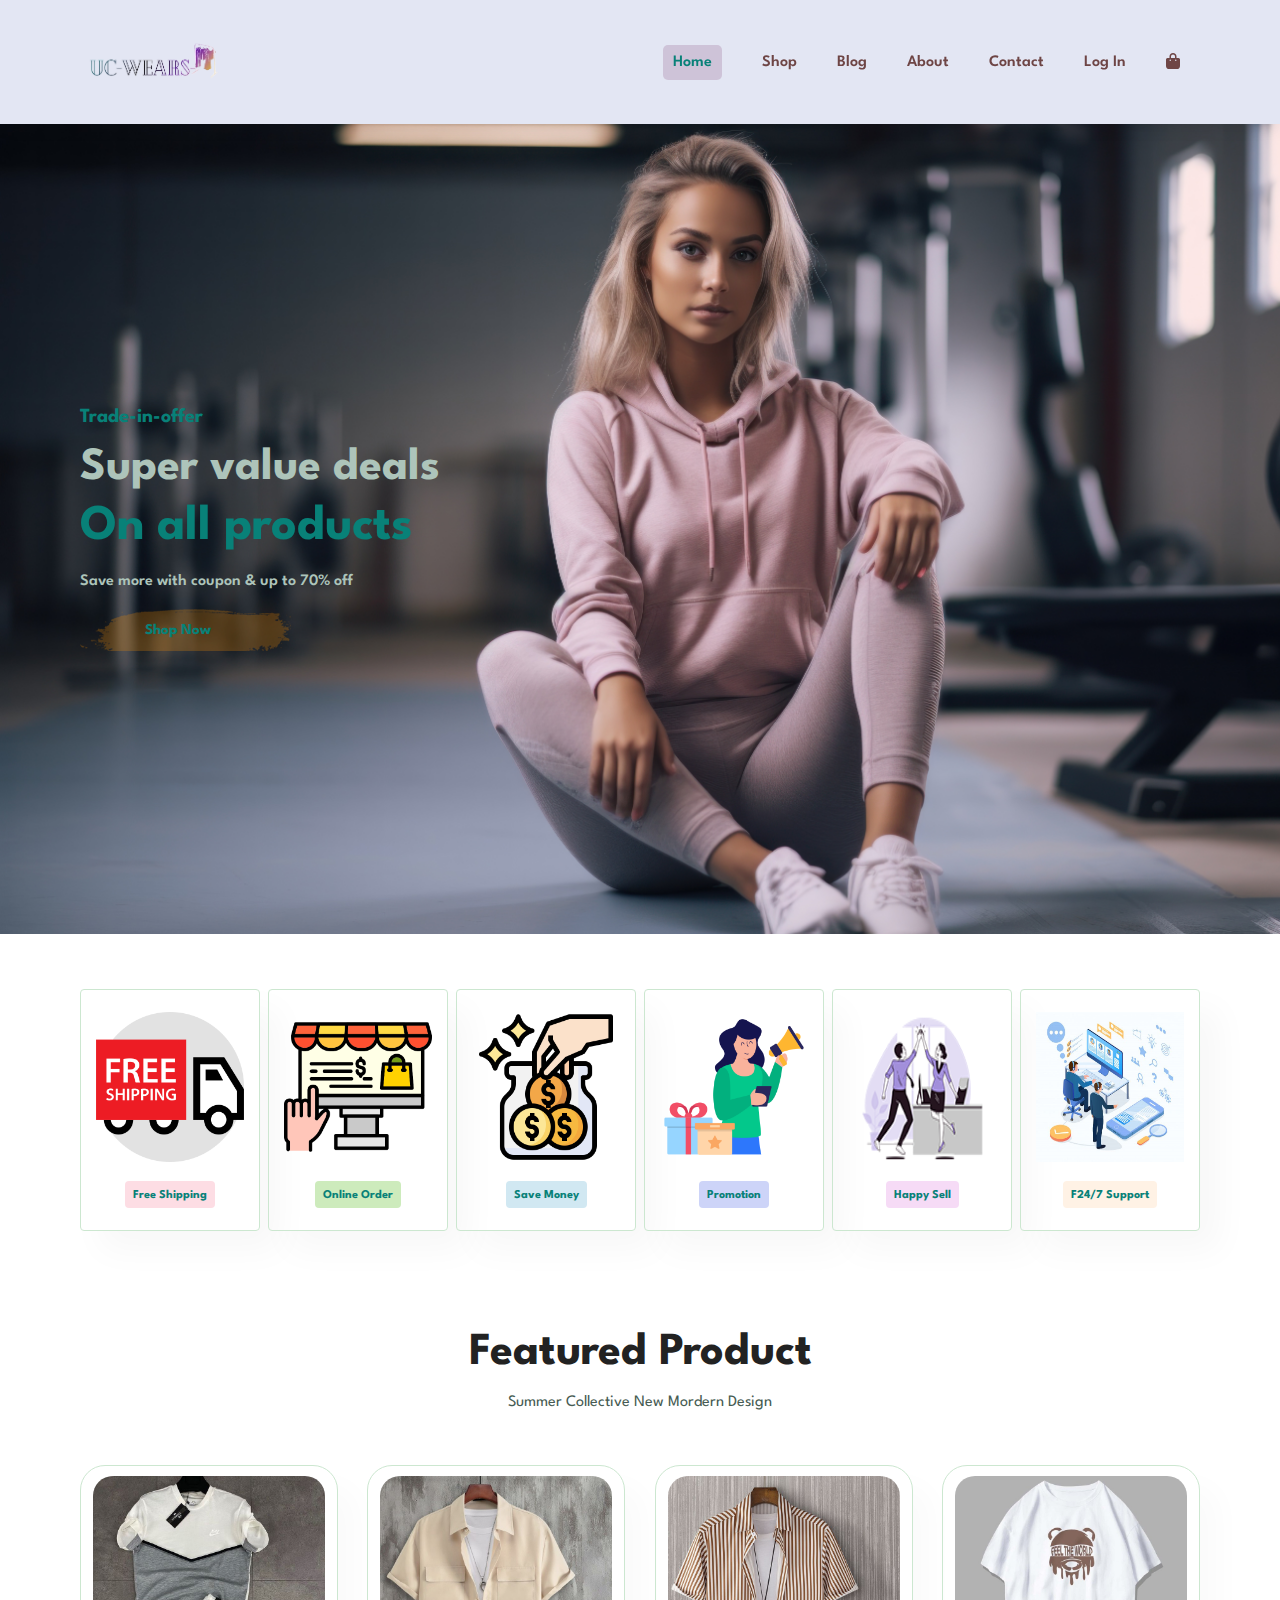
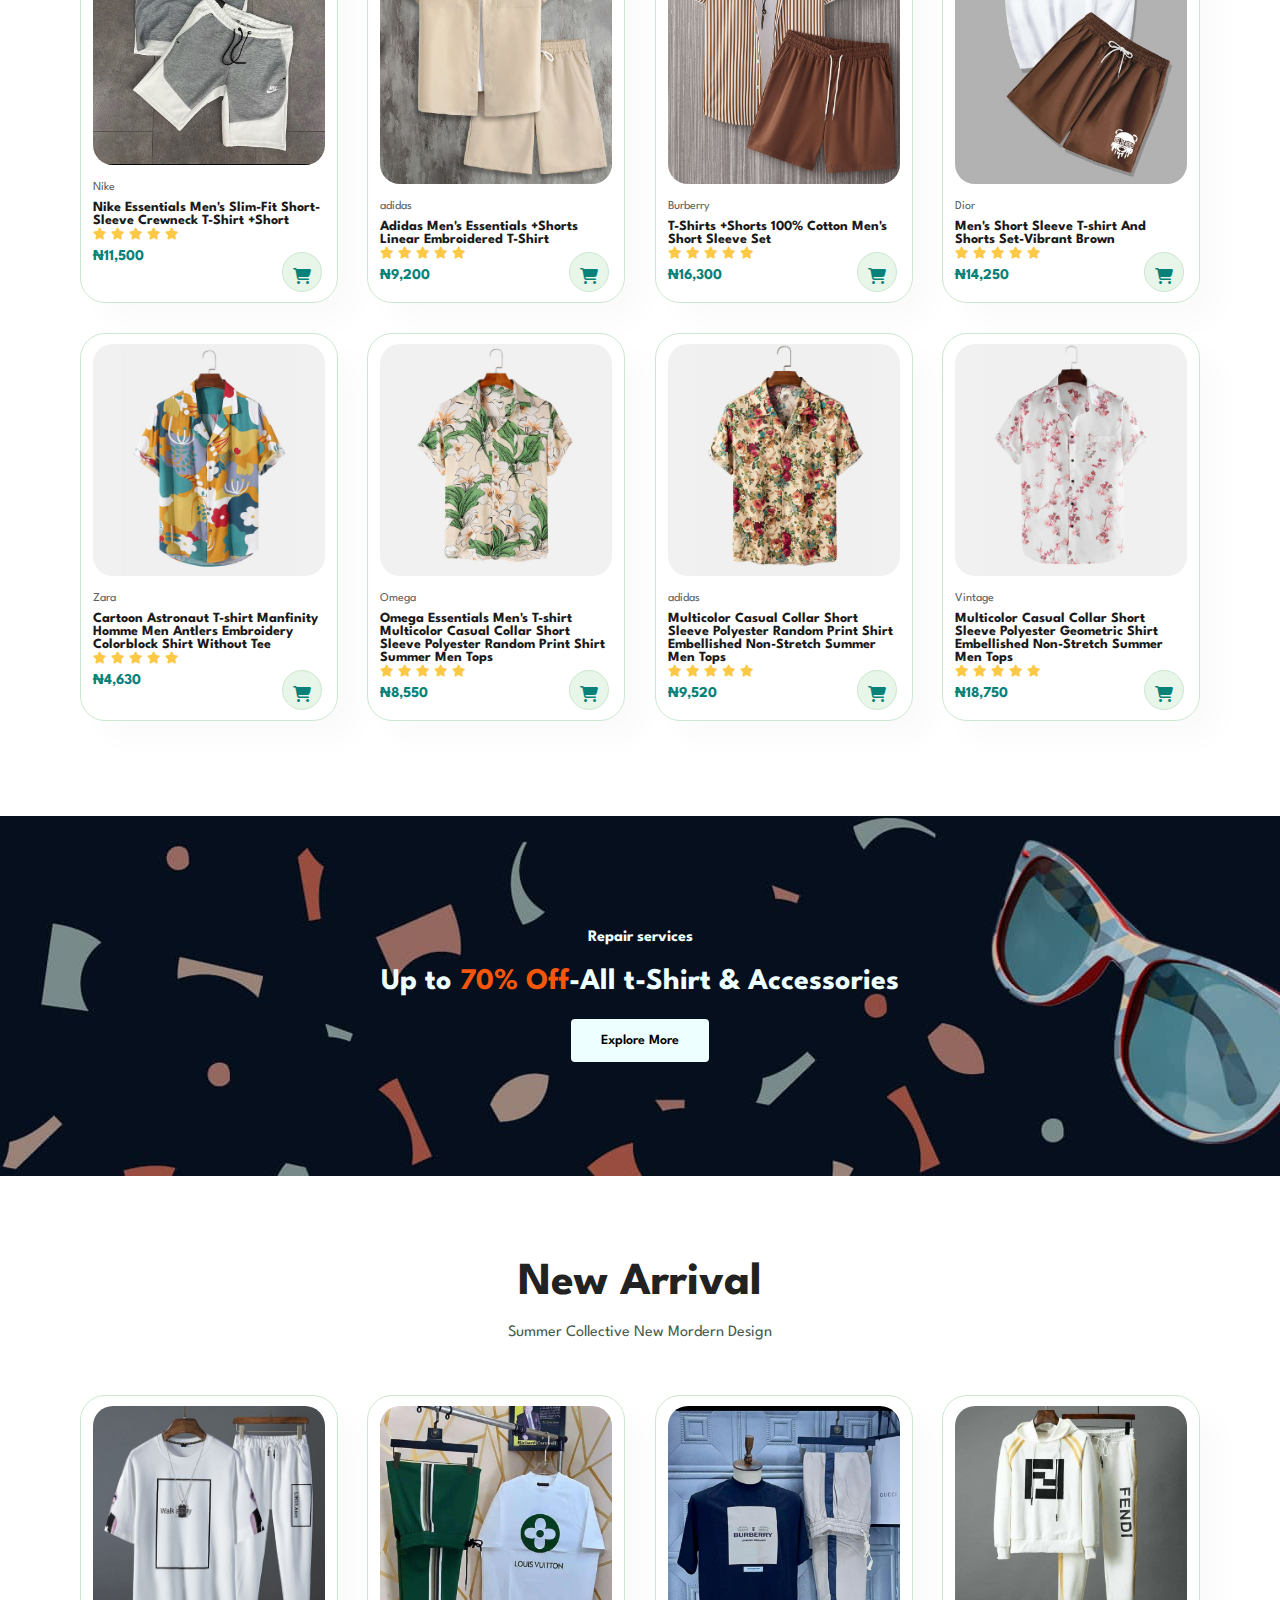
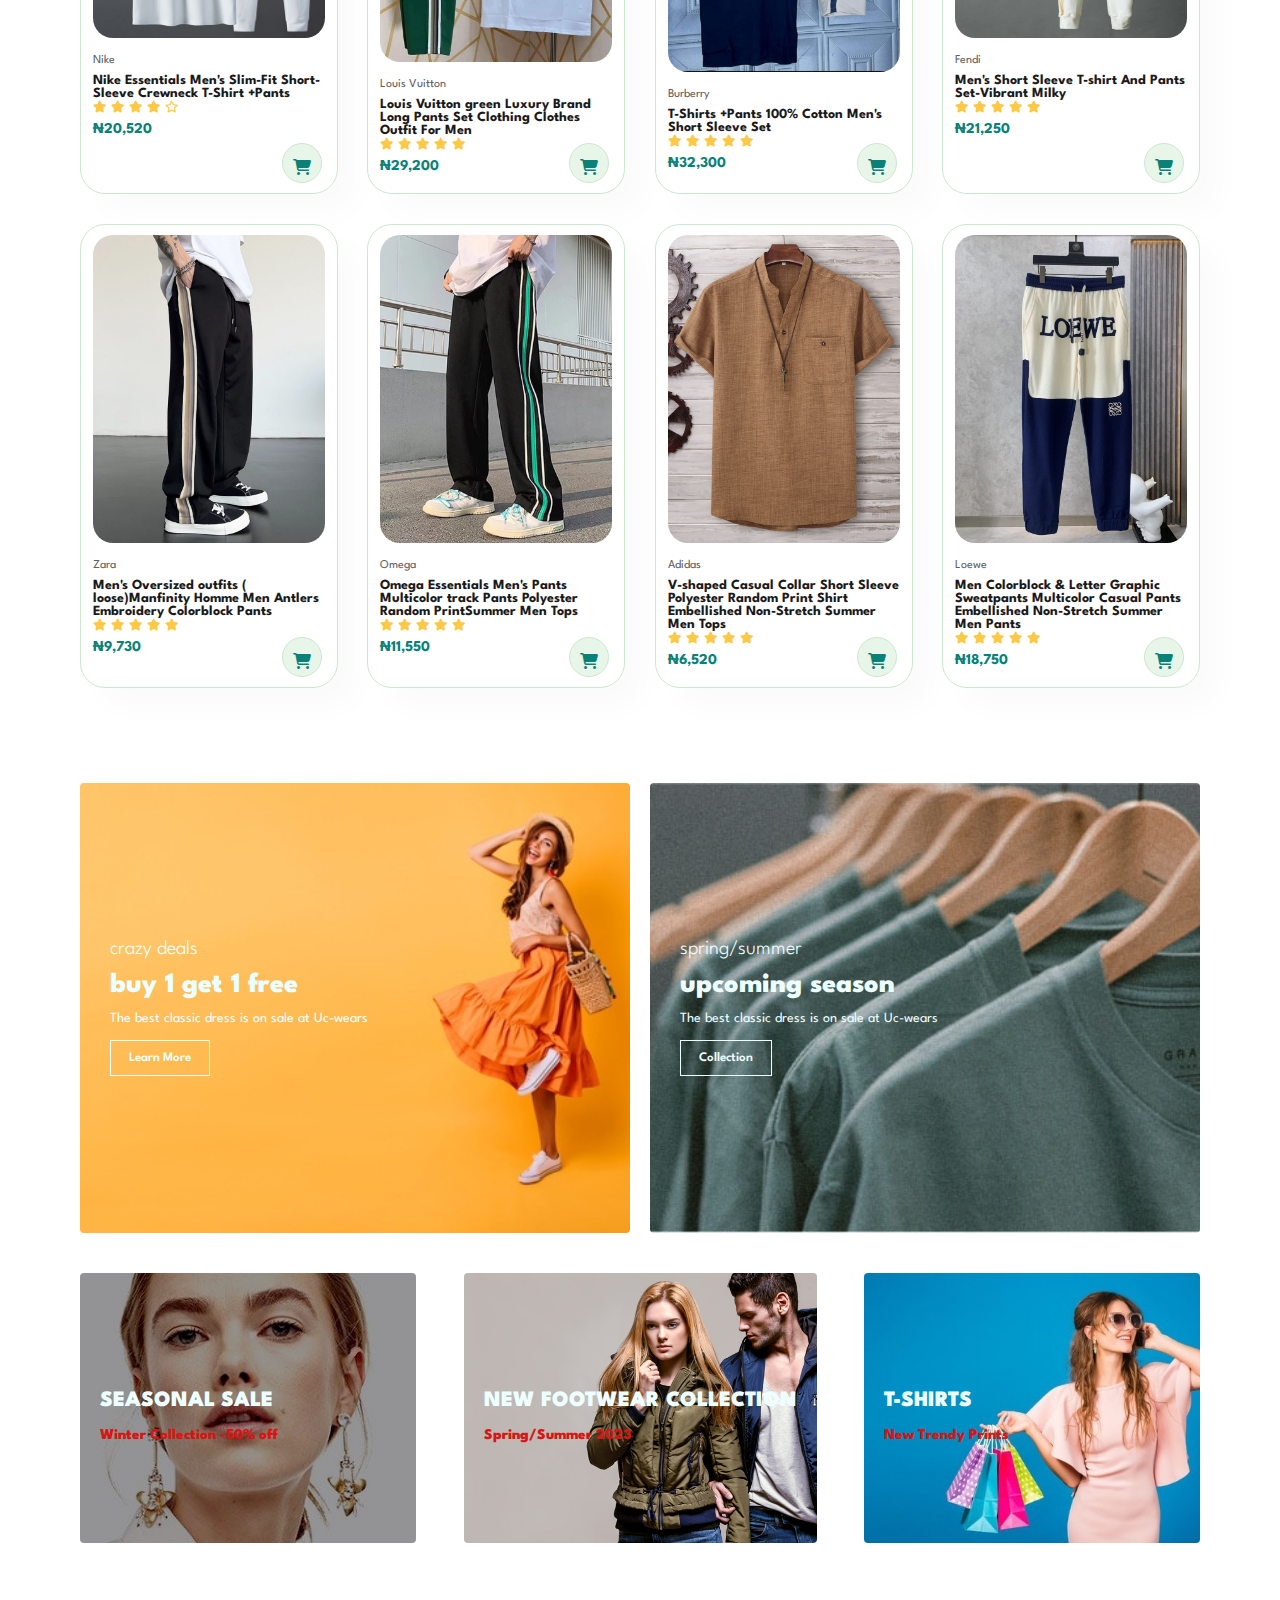
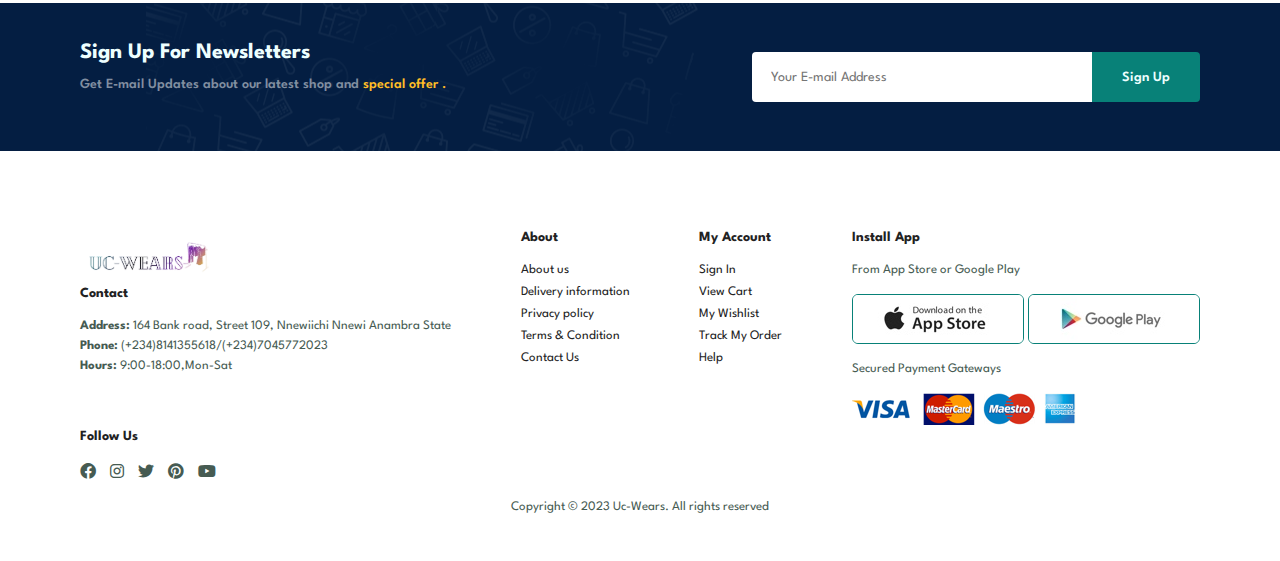
<file: index.html>
<!DOCTYPE html>
<html lang="en">
  <head>
    <meta charset="UTF-8" />
    <meta http-equiv="X-UA-Compatible" content="IE=edge" />
    <meta name="viewport" content="width=device-width, initial-scale=1.0" />
    <title>UcWears.net</title>
    <link rel="stylesheet" href="font6.4.2/css/all.css">
    <link rel="stylesheet" href="style.css" />
  </head>

  <body>
    <!-- ======header section====== -->

    <section id="header">
      <a href="#"
        ><img src="img/UC-WEARS_2-removebg-preview.png" alt="" class="logo"
      /></a>
      <div>
        <ul id="navbar">
          <li><a href="index.html" class="active">Home</a></li>
          <li><a href="shop.html">Shop</a></li>
          <li><a href="blog.html">Blog</a></li>
          <li><a href="about.html">About</a></li>
          <li><a href="contact.html">Contact</a></li>
          <li><a href="login.html">Log In </a></li>
          <li>
            <a href="cart.html" id="lg-bag"><i class="fa fa-shopping-bag"></i></a>
          </li>
          <a href="#" id="close"><i class="fa fa-times"></i></a>
          
        </ul>
      </div>
      <div id="mobile">
          <a href="cart.html"><i class="fa fa-shopping-bag"></i></a>
          <i id="bar" class="fas fa-outdent"></i>
        
      </div>
    </section>
    <!-- =============header section ends========= -->
    <section id="hero">
      <h4>Trade-in-offer</h4>
      <h2>Super value deals</h2>
      <h1>On all products</h1>
      <p id="Save">Save more with coupon & up to 70% off</p>
      <button>Shop Now</button>
    </section>
    <!-- ===========feature section starts=========== -->
    <section id="feature" class="section-p1">
      <div class="fe-box">
        <img src="img/features/delivery-truck.png" alt="" class="de-img" />
        <h6>Free Shipping</h6>
      </div>

      <div class="fe-box">
        <img src="img/features/online-shopping.png" alt="" class="de-img" />
        <h6>Online Order</h6>
      </div>

      <div class="fe-box">
        <img src="img/features/saving.png" alt="" class="de-img" />
        <h6>Save Money</h6>
      </div>

      <div class="fe-box">
        <img
          src="img/features/promotional-items.png
        "
          alt=""
          class="de-img"
        />
        <h6>Promotion</h6>
      </div>

      <div class="fe-box">
        <img src="img/features/happysell.png" alt="" class="de-img" />
        <h6>Happy Sell</h6>
      </div>

      <div class="fe-box">
        <img
          src="img/features/Premium Vector _ Technical support, customer service staff work.jpeg"
          alt=""
          class="de-img"
        />
        <h6>F24/7 Support</h6>
      </div>
    </section>
    <section id="product1" class="section-p1">
      <h2>Featured Product</h2>
      <p>Summer Collective New Mordern Design</p>
      <div class="pro-container">
        <div class="pro">
          <img src="img/products/new/01bestmen.jpeg" alt="" />
          <div class="des">
            <span>Nike</span>
            <h5>
              Nike Essentials Men's Slim-Fit Short-Sleeve Crewneck T-Shirt
              +Short
            </h5>
            <div class="star">
              <i class="fa fa-star"></i>
              <i class="fa fa-star"></i>
              <i class="fa fa-star"></i>
              <i class="fa fa-star"></i>
              <i class="fa fa-star"></i>
            </div>
            <h4>₦11,500</h4>
          </div>
          <a href="#"><i class="fa fa-shopping-cart" id="cart"></i></a>
        </div>

        <div class="pro">
          <img src="img/products/new/03bestmen.jpeg" alt="" />
          <div class="des">
            <span>adidas</span>
            <h5>Adidas Men's Essentials +Shorts Linear Embroidered T-Shirt</h5>
            <div class="star">
              <i class="fa fa-star"></i>
              <i class="fa fa-star"></i>
              <i class="fa fa-star"></i>
              <i class="fa fa-star"></i>
              <i class="fa fa-star"></i>
            </div>
            <h4>₦9,200</h4>
          </div>
          <a href="#"><i class="fa fa-shopping-cart" id="cart"></i></a>
        </div>

        <div class="pro">
          <img src="img/products/new/04bestmen.jpeg" alt="" />
          <div class="des">
            <span>Burberry</span>
            <h5>T-Shirts +Shorts 100% Cotton Men's Short Sleeve Set</h5>
            <div class="star">
              <i class="fa fa-star"></i>
              <i class="fa fa-star"></i>
              <i class="fa fa-star"></i>
              <i class="fa fa-star"></i>
              <i class="fa fa-star"></i>
            </div>
            <h4>₦16,300</h4>
          </div>
          <a href="#"><i class="fa fa-shopping-cart" id="cart"></i></a>
        </div>

        <div class="pro">
          <img src="img/products/new/05bestmen.jpeg" alt="" />
          <div class="des">
            <span>Dior</span>
            <h5>Men's Short Sleeve T-shirt And Shorts Set-Vibrant Brown</h5>
            <div class="star">
              <i class="fa fa-star"></i>
              <i class="fa fa-star"></i>
              <i class="fa fa-star"></i>
              <i class="fa fa-star"></i>
              <i class="fa fa-star"></i>
            </div>
            <h4>₦14,250</h4>
          </div>
          <a href="#"><i class="fa fa-shopping-cart" id="cart"></i></a>
        </div>

        <div class="pro">
          <img src="img/products/f1.jpg" alt="" />
          <div class="des">
            <span>Zara</span>
            <h5>
              Cartoon Astronaut T-shirt Manfinity Homme Men Antlers Embroidery
              Colorblock Shirt Without Tee
            </h5>
            <div class="star">
              <i class="fa fa-star"></i>
              <i class="fa fa-star"></i>
              <i class="fa fa-star"></i>
              <i class="fa fa-star"></i>
              <i class="fa fa-star"></i>
            </div>
            <h4>₦4,630</h4>
          </div>
          <a href="#"><i class="fa fa-shopping-cart" id="cart"></i></a>
        </div>

        <div class="pro">
          <img src="img/products/f2.jpg" alt="" />
          <div class="des">
            <span>Omega</span>
            <h5>
              Omega Essentials Men's T-shirt Multicolor Casual Collar Short
              Sleeve Polyester Random Print Shirt Summer Men Tops
            </h5>
            <div class="star">
              <i class="fa fa-star"></i>
              <i class="fa fa-star"></i>
              <i class="fa fa-star"></i>
              <i class="fa fa-star"></i>
              <i class="fa fa-star"></i>
            </div>
            <h4>₦8,550</h4>
          </div>
          <a href="#"><i class="fa fa-shopping-cart" id="cart"></i></a>
        </div>

        <div class="pro">
          <img src="img/products/f3.jpg" alt="" />
          <div class="des">
            <span>adidas</span>
            <h5>
              Multicolor Casual Collar Short Sleeve Polyester Random Print Shirt
              Embellished Non-Stretch Summer Men Tops
            </h5>
            <div class="star">
              <i class="fa fa-star"></i>
              <i class="fa fa-star"></i>
              <i class="fa fa-star"></i>
              <i class="fa fa-star"></i>
              <i class="fa fa-star"></i>
            </div>
            <h4>₦9,520</h4>
          </div>
          <a href="#"><i class="fa fa-shopping-cart" id="cart"></i></a>
        </div>

        <div class="pro">
          <img src="img/products/f4.jpg" alt="" />
          <div class="des">
            <span>Vintage</span>
            <h5>
              Multicolor Casual Collar Short Sleeve Polyester Geometric Shirt
              Embellished Non-Stretch Summer Men Tops
            </h5>
            <div class="star">
              <i class="fa fa-star"></i>
              <i class="fa fa-star"></i>
              <i class="fa fa-star"></i>
              <i class="fa fa-star"></i>
              <i class="fa fa-star"></i>
            </div>
            <h4>₦18,750</h4>
          </div>
          <a href="#"><i class="fa fa-shopping-cart" id="cart"></i></a>
        </div>
      </div>
    </section>
    <!-- ==========feature section ends========= -->

    <!-- ===========banner section begins========= -->
    <section id="banner" class="section-m1">
      <h4>Repair services</h4>
      <h2>Up to <span>70% Off</span>-All t-Shirt & Accessories</h2>
      <button class="normal">Explore More</button>
    </section>
    <section id="product1" class="section-p1">
      <h2>New Arrival</h2>
      <p>Summer Collective New Mordern Design</p>
      <div class="pro-container">
        <div class="pro">
          <img
            src="img/products/new arrival/New 2 Piece Men's Suits Short Sleeve T-shirt & Pants.jpeg"
            alt=""
          />
          <div class="des">
            <span>Nike</span>
            <h5>
              Nike Essentials Men's Slim-Fit Short-Sleeve Crewneck T-Shirt
              +Pants
            </h5>
            <div class="star">
              <i class="fa fa-star"></i>
              <i class="fa fa-star"></i>
              <i class="fa fa-star"></i>
              <i class="fa fa-star"></i>
              <i class="far fa-star"></i>
            </div>
            <h4>₦20,520</h4>
          </div>
          <a href="#"><i class="fa fa-shopping-cart" id="cart"></i></a>
        </div>

        <div class="pro">
          <img src="img/products/new arrival/newarival2.jpeg" alt="" />
          <div class="des">
            <span>Louis Vuitton</span>
            <h5>
              Louis Vuitton green Luxury Brand Long Pants Set Clothing Clothes
              Outfit For Men
            </h5>
            <div class="star">
              <i class="fa fa-star"></i>
              <i class="fa fa-star"></i>
              <i class="fa fa-star"></i>
              <i class="fa fa-star"></i>
              <i class="fa fa-star"></i>
            </div>
            <h4>₦29,200</h4>
          </div>
          <a href="#"><i class="fa fa-shopping-cart" id="cart"></i></a>
        </div>

        <div class="pro">
          <img src="img/products/new arrival/newarival3.jpeg" alt="" />
          <div class="des">
            <span>Burberry</span>
            <h5>T-Shirts +Pants 100% Cotton Men's Short Sleeve Set</h5>
            <div class="star">
              <i class="fa fa-star"></i>
              <i class="fa fa-star"></i>
              <i class="fa fa-star"></i>
              <i class="fa fa-star"></i>
              <i class="fa fa-star"></i>
            </div>
            <h4>₦32,300</h4>
          </div>
          <a href="#"><i class="fa fa-shopping-cart" id="cart"></i></a>
        </div>

        <div class="pro">
          <img src="img/products/new arrival/newarival4.jpeg" alt="" />
          <div class="des">
            <span>Fendi</span>
            <h5>Men's Short Sleeve T-shirt And Pants Set-Vibrant Milky</h5>
            <div class="star">
              <i class="fa fa-star"></i>
              <i class="fa fa-star"></i>
              <i class="fa fa-star"></i>
              <i class="fa fa-star"></i>
              <i class="fa fa-star"></i>
            </div>
            <h4>₦21,250</h4>
          </div>
          <a href="#"><i class="fa fa-shopping-cart" id="cart"></i></a>
        </div>

        <div class="pro">
          <img src="img/products/new arrival/newarival5.jpeg" alt="" />
          <div class="des">
            <span>Zara</span>
            <h5>
              Men's Oversized outfits ( loose)Manfinity Homme Men Antlers
              Embroidery Colorblock Pants
            </h5>
            <div class="star">
              <i class="fa fa-star"></i>
              <i class="fa fa-star"></i>
              <i class="fa fa-star"></i>
              <i class="fa fa-star"></i>
              <i class="fa fa-star"></i>
            </div>
            <h4>₦9,730</h4>
          </div>
          <a href="#"><i class="fa fa-shopping-cart" id="cart"></i></a>
        </div>

        <div class="pro">
          <img src="img/products/new arrival/newarival6.jpeg" alt="" />
          <div class="des">
            <span>Omega</span>
            <h5>
              Omega Essentials Men's Pants Multicolor track Pants Polyester
              Random PrintSummer Men Tops
            </h5>
            <div class="star">
              <i class="fa fa-star"></i>
              <i class="fa fa-star"></i>
              <i class="fa fa-star"></i>
              <i class="fa fa-star"></i>
              <i class="fa fa-star"></i>
            </div>
            <h4>₦11,550</h4>
          </div>
          <a href="#"><i class="fa fa-shopping-cart" id="cart"></i></a>
        </div>

        <div class="pro">
          <img src="img/products/new arrival/newarival7.jpeg" alt="" />
          <div class="des">
            <span>Adidas</span>
            <h5>
              V-shaped Casual Collar Short Sleeve Polyester Random Print Shirt
              Embellished Non-Stretch Summer Men Tops
            </h5>
            <div class="star">
              <i class="fa fa-star"></i>
              <i class="fa fa-star"></i>
              <i class="fa fa-star"></i>
              <i class="fa fa-star"></i>
              <i class="fa fa-star"></i>
            </div>
            <h4>₦6,520</h4>
          </div>
          <a href="#"><i class="fa fa-shopping-cart" id="cart"></i></a>
        </div>

        <div class="pro">
          <img src="img/products/new arrival/newarival9.jpeg" alt="" />
          <div class="des">
            <span>Loewe</span>
            <h5>
              Men Colorblock & Letter Graphic Sweatpants Multicolor Casual Pants
              Embellished Non-Stretch Summer Men Pants
            </h5>
            <div class="star">
              <i class="fa fa-star"></i>
              <i class="fa fa-star"></i>
              <i class="fa fa-star"></i>
              <i class="fa fa-star"></i>
              <i class="fa fa-star"></i>
            </div>
            <h4>₦18,750</h4>
          </div>
          <a href="#"><i class="fa fa-shopping-cart" id="cart"></i></a>
        </div>
      </div>
    </section>
    <section id="sm-banner" class="section-p1">
      <div class="banner-box">
        <h4>crazy deals</h4>
        <h2>buy 1 get 1 free</h2>
        <span>The best classic dress is on sale at Uc-wears</span>
        <button class="white">Learn More</button>
      </div>

      <div class="banner-box banner-box2">
        <h4>spring/summer</h4>
        <h2>upcoming season</h2>
        <span>The best classic dress is on sale at Uc-wears </span>
        <button class="white">Collection</button>
      </div>
    </section>

    <section id="banner3" class="section-p1">
      <div class="banner-box">
        <h2>SEASONAL SALE</h2>
        <h3>Winter Collection -50% off</h3>
      </div>

      <div class="banner-box banner-box2">
        <h2>NEW FOOTWEAR COLLECTION</h2>
        <h3>Spring/Summer 2023</h3>
      </div>

      <div class="banner-box banner-box3">
        <h2>T-SHIRTS</h2>
        <h3>New Trendy Prints</h3>
      </div>
    </section>
    <!-- ========banner section ends========= -->

    <!-- ===========newsletters begins============ -->
    <section id="newsletter" class="section-p1 section-m1">
      <div class="newstext">
        <h4>Sign Up For Newsletters</h4>
        <p>
          Get E-mail Updates about our latest shop and
          <span>special offer .</span>
        </p>
      </div>
      <div class="form">
        <input type="text" placeholder="Your E-mail Address" />
        <button class="normal">Sign Up</button>
      </div>
    </section>
    <!-- ==============newsletter ends============ -->

    <!-- ==========footer beginscondition -->
    <footer class="section-p1">
      <div class="col">
        <img src="img/UC-WEARS_2-removebg-preview.png" alt="" class="logo" />
        <h4>Contact</h4>
        <p>
          <strong>Address:</strong> 164 Bank road, Street 109, Nnewiichi Nnewi
          Anambra State
        </p>
        <p><strong>Phone:</strong> (+234)8141355618/(+234)7045772023</p>
        <p><strong>Hours:</strong> 9:00-18:00,Mon-Sat</p>
        <div class="follow">
          <h4>Follow Us</h4>
          <div class="icon">
            <i class="fab fa-facebook"></i>
            <i class="fab fa-instagram"></i>
            <i class="fab fa-twitter"></i>
            <i class="fab fa-pinterest"></i>
            <i class="fab fa-youtube"></i>
          </div>
        </div>
      </div>
      <div class="col">
        <h4>About</h4>
        <a href="#">About us</a>
        <a href="#">Delivery information</a>
        <a href="#"> Privacy policy</a>
        <a href="#">Terms & Condition</a>
        <a href="#">Contact Us</a>
      </div>

      <div class="col">
        <h4>My Account</h4>
        <a href="#">Sign In</a>
        <a href="#">View Cart</a>
        <a href="#"> My Wishlist</a>
        <a href="#">Track My Order</a>
        <a href="#">Help</a>
      </div>

      <div class="col install" >
        <h4>Install App</h4>
        <p>From App Store or Google Play</p>
        <div class="row">
          <img src="img/pay/app.jpg" alt="">
          <img src="img/pay/play.jpg" alt="">
        </div>
<p>Secured Payment Gateways</p>
<img src="img/pay/pay.png" alt="">
      </div>

      <div class="copyright">
        <p>Copyright © 2023 Uc-Wears. All rights reserved</p>
      </div>
    </footer>
    <script src="script.js"></script>
  </body>
</html>
</file>
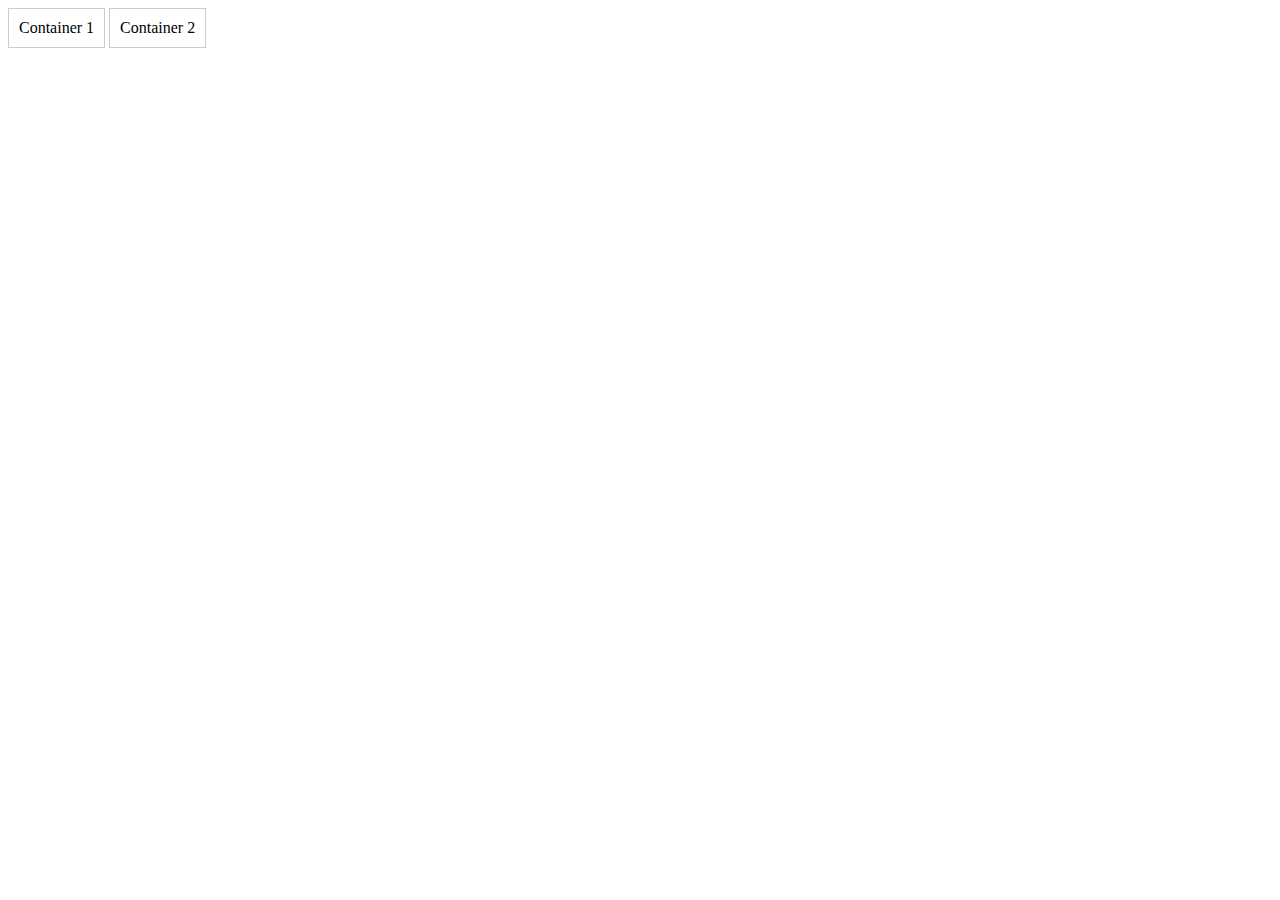
<file: cohort/index.html>
<!DOCTYPE html>
<html lang="en">
<head>
    <meta charset="UTF-8">
    <meta name="viewport" content="width=device-width, initial-scale=1.0">
    <title>registration form</title>
    <link rel="stylesheet" href="index.css">
</head>
<body>
    <main>
        <div class="container">Container 1</div>
<div class="container">Container 2</div>

    </main>
</body>
</html>
</file>
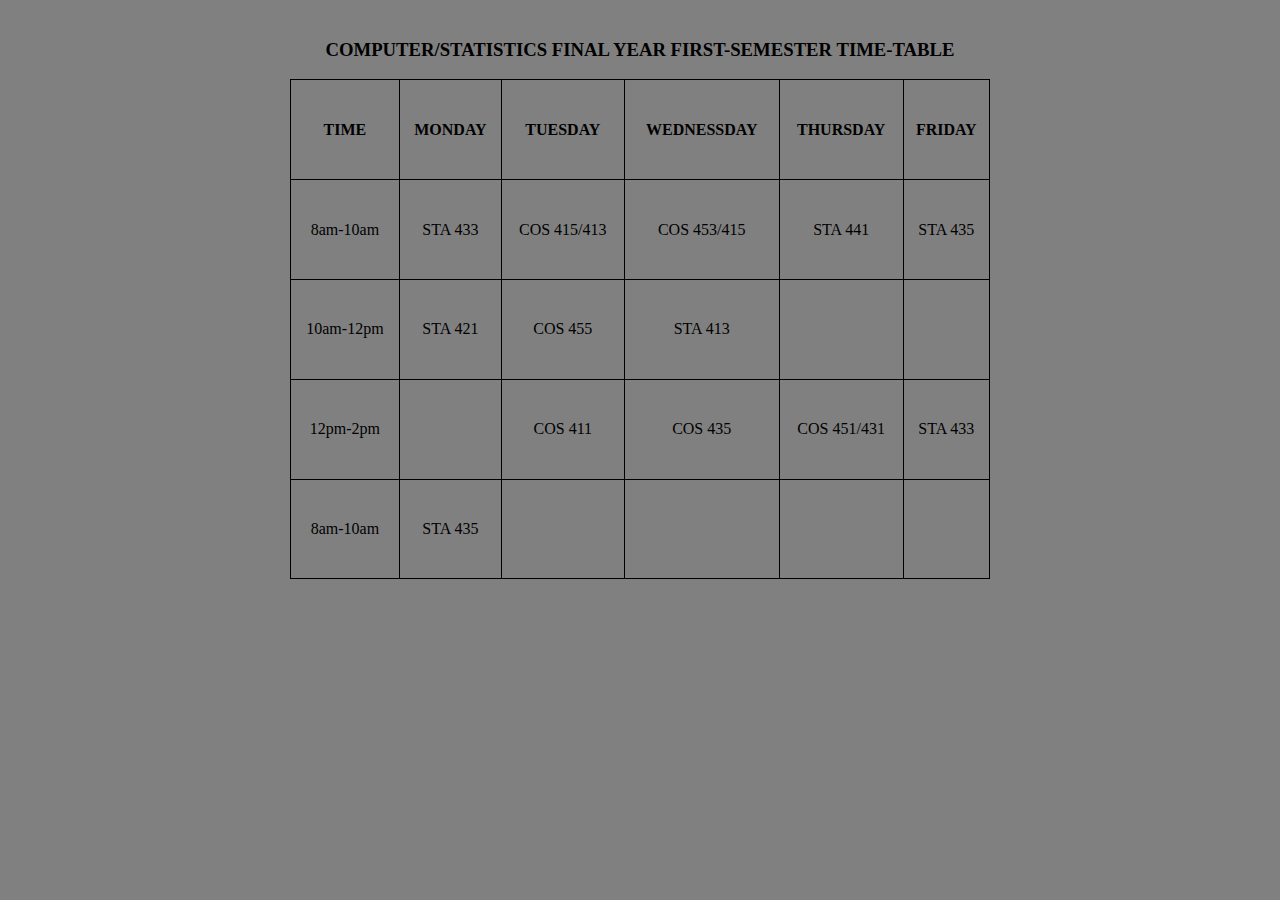
<file: img/INDEX.HTML>
<!DOCTYPE html>
<html>

<head>
    <title>
        TIME-TABLE
    </title>
    <link rel="stylesheet" href="style.css">
</head>

<body>
    <P>
    <h3>COMPUTER/STATISTICS FINAL YEAR FIRST-SEMESTER TIME-TABLE</h3>
    </P>
    <table>
        <tr>
            <th>TIME</th>
            <th>MONDAY</th>
            <th>TUESDAY</th>
            <th>WEDNESSDAY</th>
            <th>THURSDAY</th>
            <th>FRIDAY</th>
        </tr>
        <tr>
            <td>8am-10am</td>
            <td>STA 433</td>
            <td>COS 415/413</td>
            <td>COS 453/415</td>
            <td> STA 441</td>
            <td>STA 435</td>
        </tr>
        <tr>
            <td>10am-12pm</td>
            <td>STA 421</td>
            <td>COS 455</td>
            <td>STA 413</td>
            <td> </td>
            <td></td>
        </tr>
        <tr>
            <td>12pm-2pm</td>
            <td></td>
            <td>COS 411</td>
            <td>COS 435</td>
            <td> COS 451/431</td>
            <td>STA 433</td>
        </tr>
        <tr>
            <td>8am-10am</td>
            <td>STA 435</td>
            <td></td>
            <td></td>
            <td> </td>
            <td></td>
        </tr>
    </table>
</body>

</html>
</file>
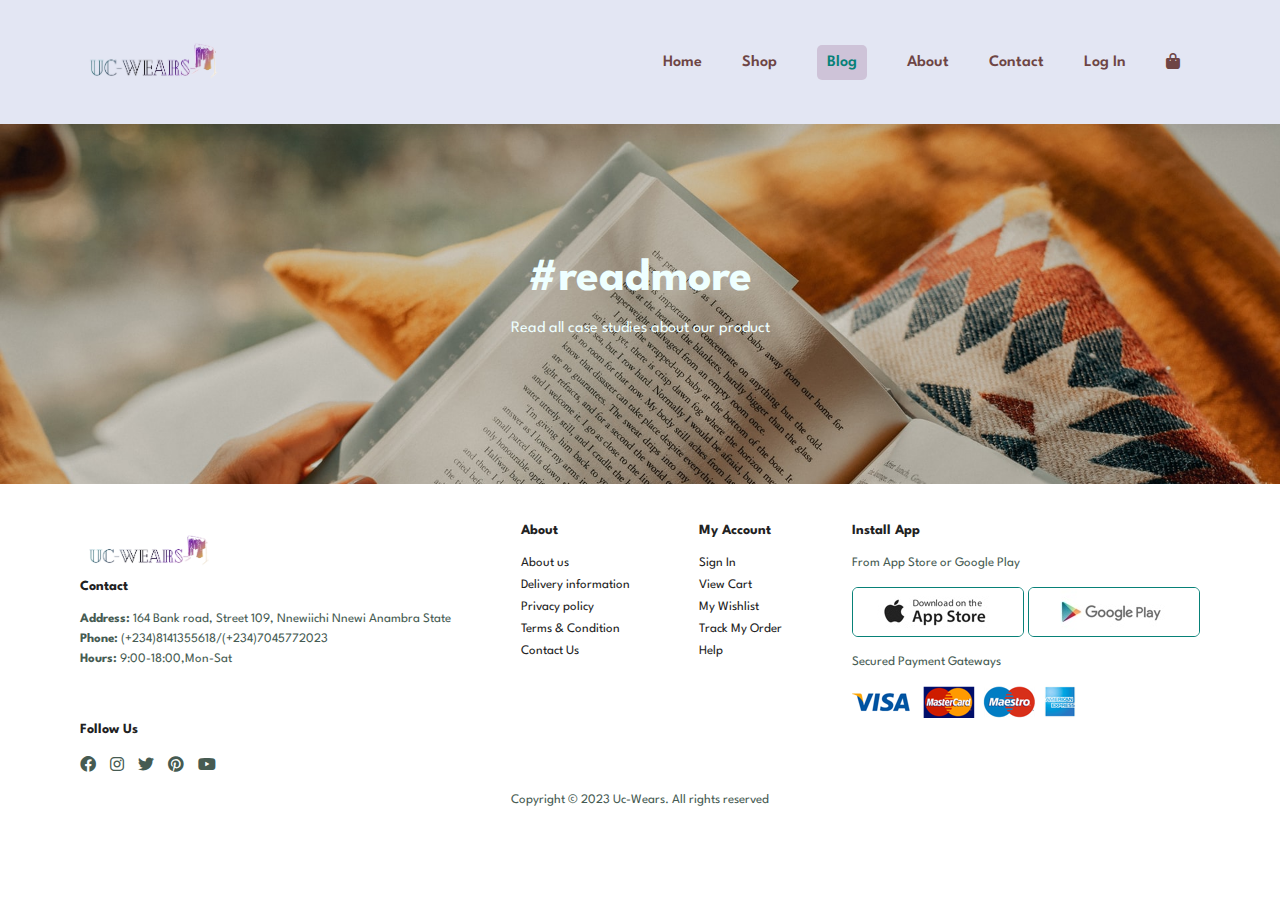
<file: about.html>
<!DOCTYPE html>
<html lang="en">
  <head>
    <meta charset="UTF-8" />
    <meta http-equiv="X-UA-Compatible" content="IE=edge" />
    <meta name="viewport" content="width=device-width, initial-scale=1.0" />
    <title>UcWears.net</title>
    <link rel="stylesheet" href="font6.4.2/css/all.css" />
    <link rel="stylesheet" href="style.css" />
  </head>

  <body>
    <!-- ======header section====== -->

    <section id="header">
      <a href="#"
        ><img src="img/UC-WEARS_2-removebg-preview.png" alt="" class="logo"
      /></a>
      <div>
        <ul id="navbar">
          <li><a href="index.html">Home</a></li>
          <li><a href="shop.html" >Shop</a></li>
          <li><a href="blog.html" class="active">Blog</a></li>
          <li><a href="about.html" >About</a></li>
          <li><a href="contact.html">Contact</a></li>
          <li><a href="login.html">Log In </a></li>
          <li>
            <a href="cart.html" id="lg-bag"
              ><i class="fa fa-shopping-bag"></i
            ></a>
          </li>
          <a href="#" id="close"><i class="fa fa-times"></i></a>
        </ul>
      </div>
      <div id="mobile">
        <a href="cart.html"><i class="fa fa-shopping-bag"></i></a>
        <i id="bar" class="fas fa-outdent"></i>
      </div>
    </section>
    <!-- =============header section ends========= -->
    <section id="page-header" class="blog-header ">
      <h2>#readmore</h2>

      <p>Read all case studies about our product</p>
    </section>
   
    <!-- ==========footer beginscondition -->
    <footer class="section-p1">
      <div class="col">
        <img src="img/UC-WEARS_2-removebg-preview.png" alt="" class="logo" />
        <h4>Contact</h4>
        <p>
          <strong>Address:</strong> 164 Bank road, Street 109, Nnewiichi Nnewi
          Anambra State
        </p>
        <p><strong>Phone:</strong> (+234)8141355618/(+234)7045772023</p>
        <p><strong>Hours:</strong> 9:00-18:00,Mon-Sat</p>
        <div class="follow">
          <h4>Follow Us</h4>
          <div class="icon">
            <i class="fab fa-facebook"></i>
            <i class="fab fa-instagram"></i>
            <i class="fab fa-twitter"></i>
            <i class="fab fa-pinterest"></i>
            <i class="fab fa-youtube"></i>
          </div>
        </div>
      </div>
      <div class="col">
        <h4>About</h4>
        <a href="#">About us</a>
        <a href="#">Delivery information</a>
        <a href="#"> Privacy policy</a>
        <a href="#">Terms & Condition</a>
        <a href="#">Contact Us</a>
      </div>

      <div class="col">
        <h4>My Account</h4>
        <a href="#">Sign In</a>
        <a href="#">View Cart</a>
        <a href="#"> My Wishlist</a>
        <a href="#">Track My Order</a>
        <a href="#">Help</a>
      </div>

      <div class="col install">
        <h4>Install App</h4>
        <p>From App Store or Google Play</p>
        <div class="row">
          <img src="img/pay/app.jpg" alt="" />
          <img src="img/pay/play.jpg" alt="" />
        </div>
        <p>Secured Payment Gateways</p>
        <img src="img/pay/pay.png" alt="" />
      </div>

      <div class="copyright">
        <p>Copyright © 2023 Uc-Wears. All rights reserved</p>
      </div>
    </footer>
    <script src="script.js"></script>
  </body>
</html>
</file>
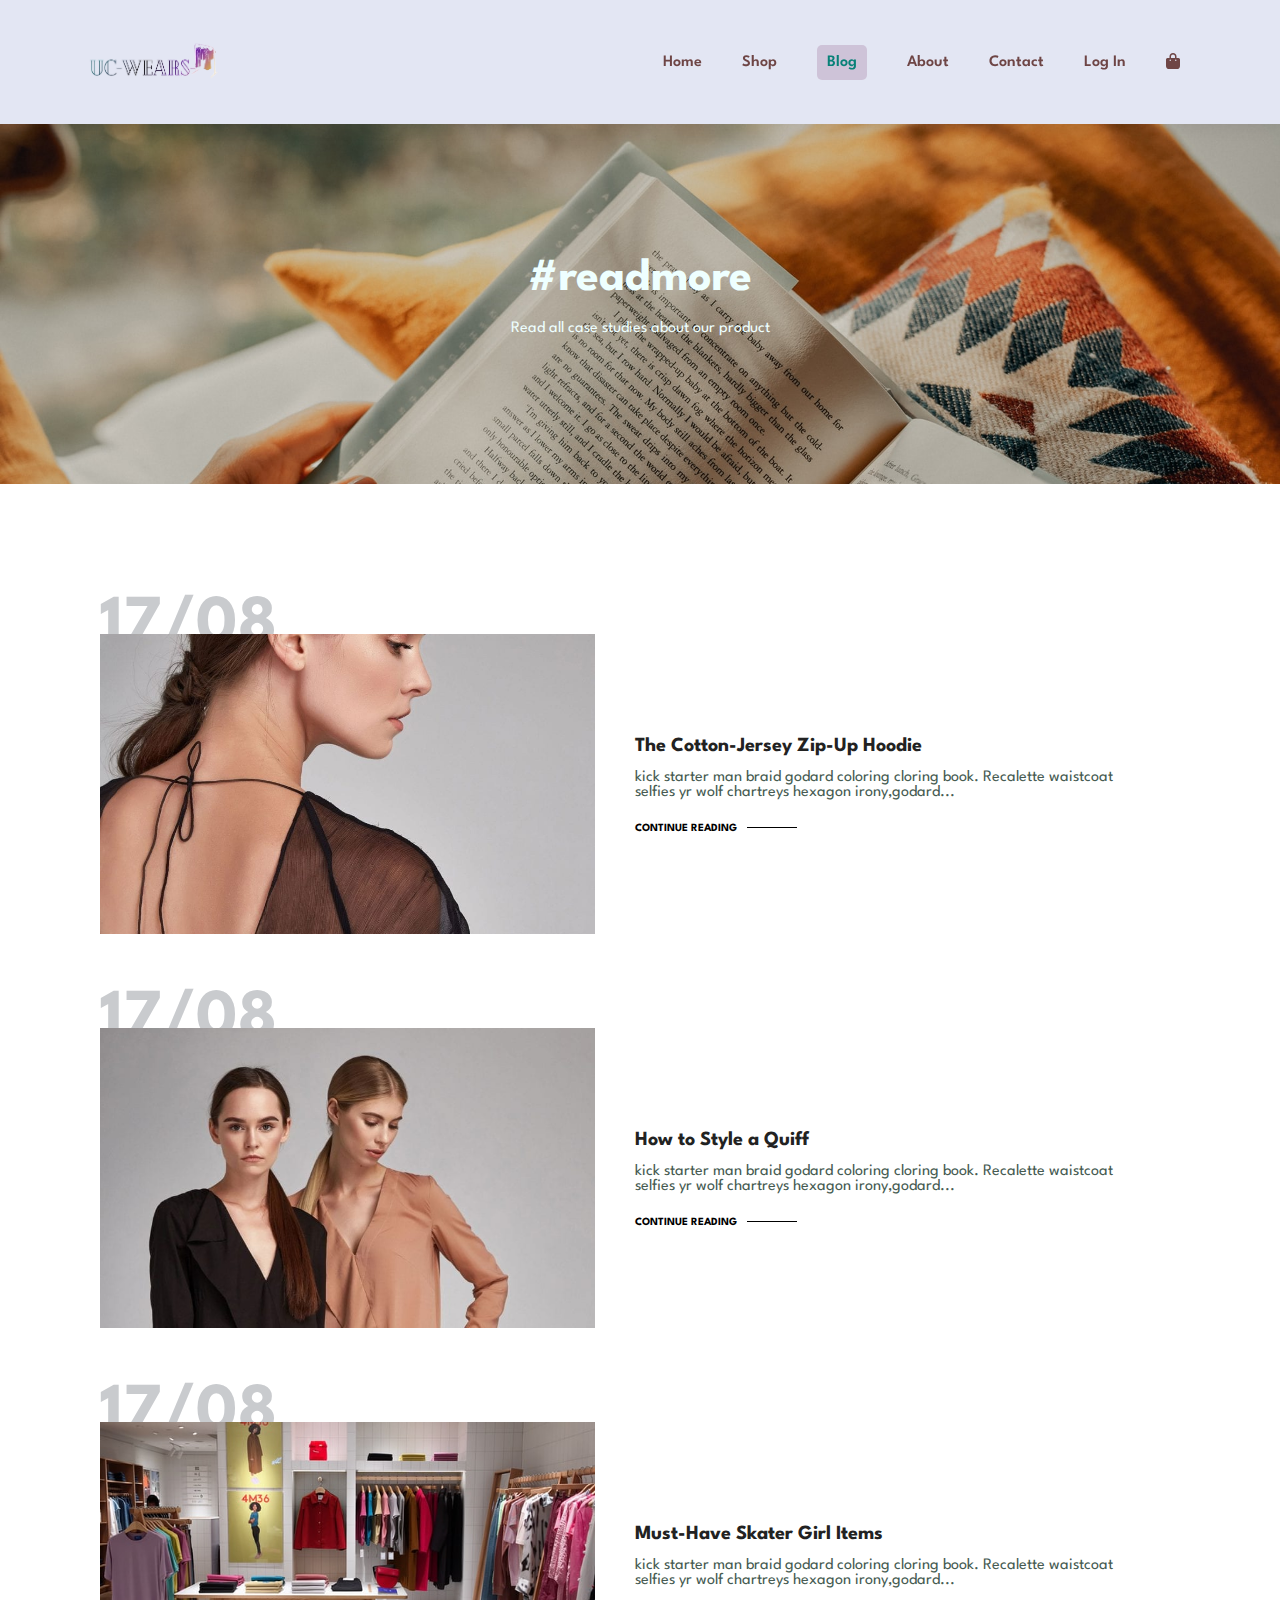
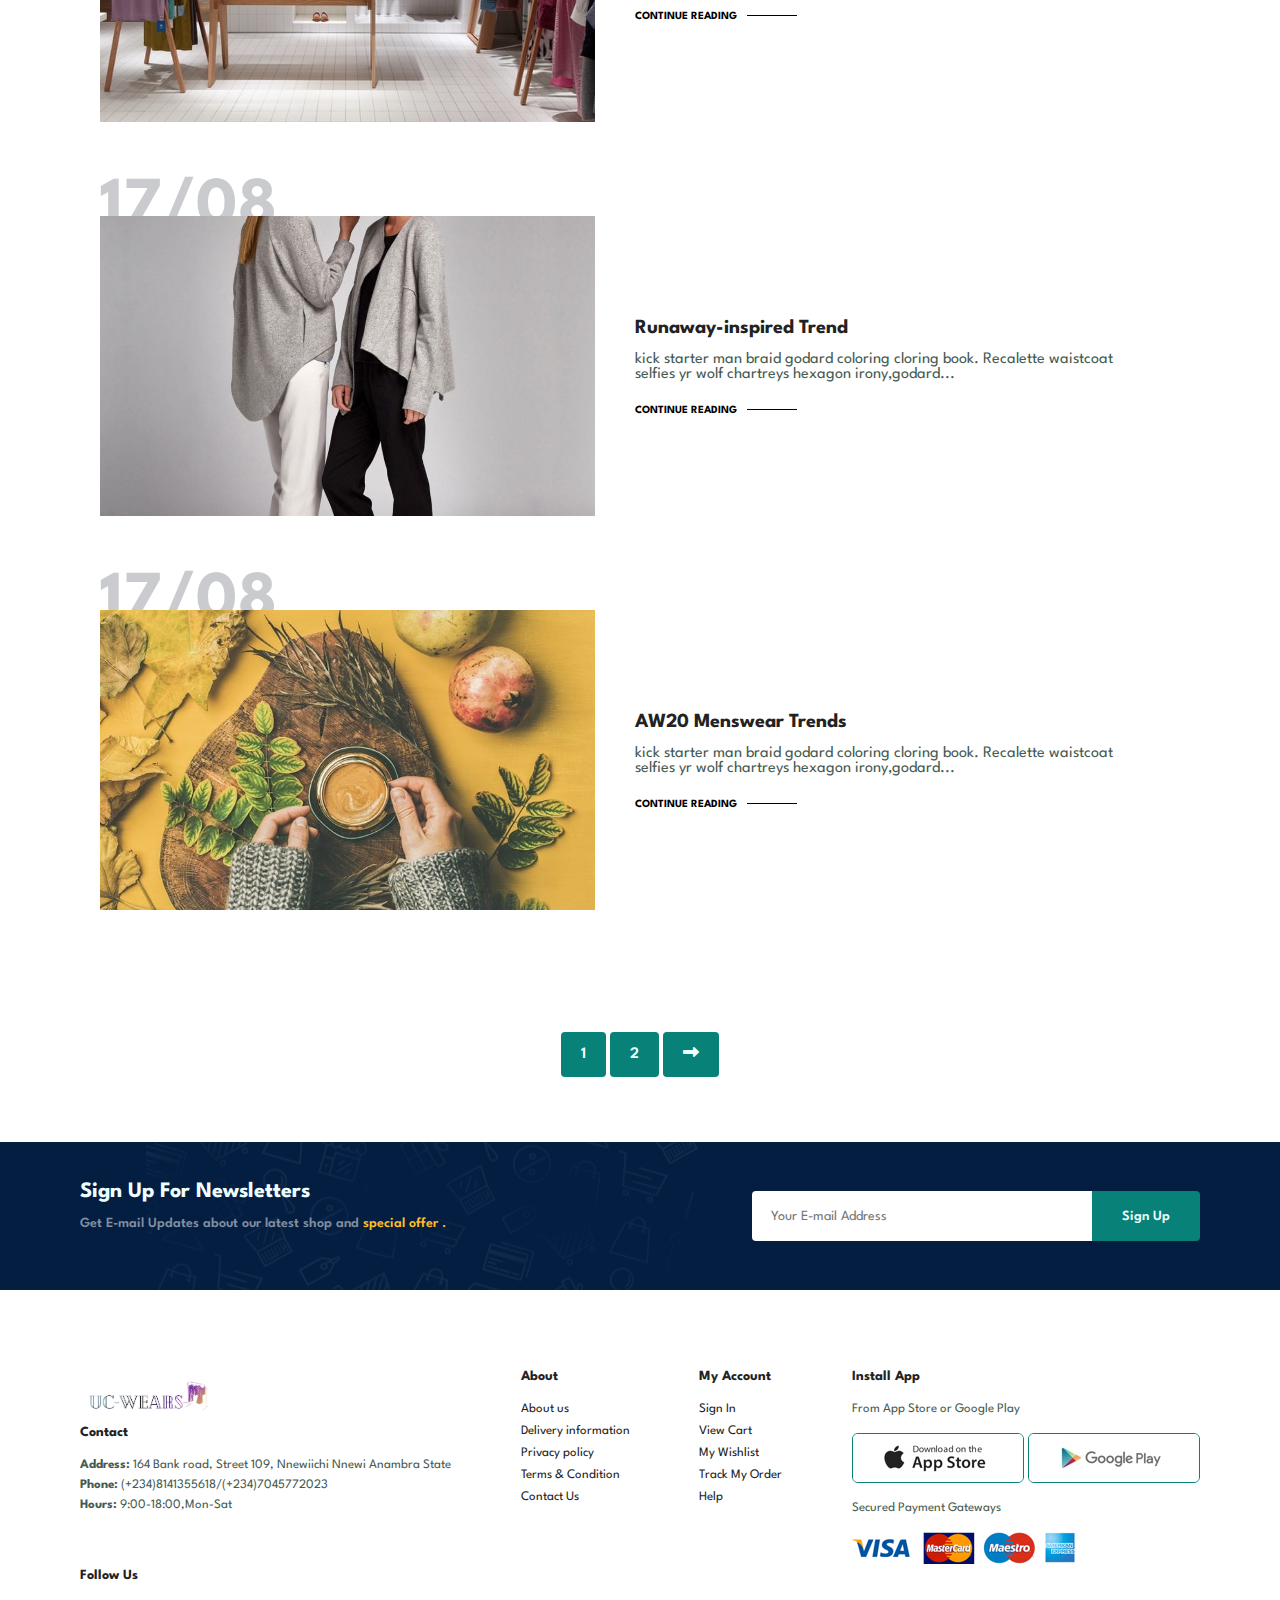
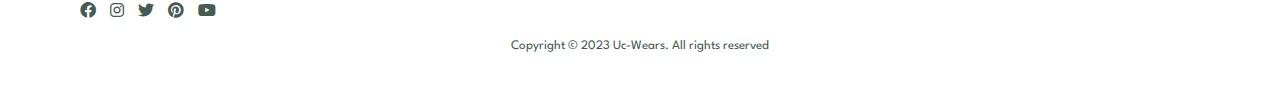
<file: blog.html>
<!DOCTYPE html>
<html lang="en">
  <head>
    <meta charset="UTF-8" />
    <meta http-equiv="X-UA-Compatible" content="IE=edge" />
    <meta name="viewport" content="width=device-width, initial-scale=1.0" />
    <title>UcWears.net</title>
    <link rel="stylesheet" href="font6.4.2/css/all.css" />
    <link rel="stylesheet" href="style.css" />
  </head>

  <body>
    <!-- ======header section====== -->

    <section id="header">
      <a href="#"
        ><img src="img/UC-WEARS_2-removebg-preview.png" alt="" class="logo"
      /></a>
      <div>
        <ul id="navbar">
          <li><a href="index.html">Home</a></li>
          <li><a href="shop.html" >Shop</a></li>
          <li><a href="blog.html" class="active">Blog</a></li>
          <li><a href="about.html" >About</a></li>
          <li><a href="contact.html">Contact</a></li>
          <li><a href="login.html">Log In </a></li>
          <li>
            <a href="cart.html" id="lg-bag"
              ><i class="fa fa-shopping-bag"></i
            ></a>
          </li>
          <a href="#" id="close"><i class="fa fa-times"></i></a>
        </ul>
      </div>
      <div id="mobile">
        <a href="cart.html"><i class="fa fa-shopping-bag"></i></a>
        <i id="bar" class="fas fa-outdent"></i>
      </div>
    </section>
    <!-- =============header section ends========= -->
    <section id="page-header" class="blog-header ">
      <h2>#readmore</h2>

      <p>Read all case studies about our product</p>
    </section>
    <!-- ===========blog section starts=========== -->
   <section id="blog">
<div class="blog-box">
    <div class="blog-img">
        <img src="img/blog/b1.jpg" alt="">
    </div>
    <div class="blog-detail">
        <h4>The Cotton-Jersey Zip-Up Hoodie</h4>
        <p>kick starter man braid godard coloring cloring book. Recalette waistcoat selfies yr wolf chartreys hexagon irony,godard...</p>
        <a href="#">CONTINUE READING</a>
    </div>
    <h1>17/08</h1>
</div>

<div class="blog-box">
    <div class="blog-img">
        <img src="img/blog/b2.jpg" alt="">
    </div>
    <div class="blog-detail">
        <h4>How to Style a Quiff</h4>
        <p>kick starter man braid godard coloring cloring book. Recalette waistcoat selfies yr wolf chartreys hexagon irony,godard...</p>
        <a href="#">CONTINUE READING</a>
    </div>
    <h1>17/08</h1>
</div>
<div class="blog-box">
    <div class="blog-img">
        <img src="img/blog/b3.jpg" alt="">
    </div>
    <div class="blog-detail">
        <h4>Must-Have Skater Girl Items </h4>
        <p>kick starter man braid godard coloring cloring book. Recalette waistcoat selfies yr wolf chartreys hexagon irony,godard...</p>
        <a href="#">CONTINUE READING</a>
    </div>
    <h1>17/08</h1>
</div>
<div class="blog-box">
    <div class="blog-img">
        <img src="img/blog/b4.jpg" alt="">
    </div>
    <div class="blog-detail">
        <h4>Runaway-inspired Trend</h4>
        <p>kick starter man braid godard coloring cloring book. Recalette waistcoat selfies yr wolf chartreys hexagon irony,godard...</p>
        <a href="#">CONTINUE READING</a>
    </div>
    <h1>17/08</h1>
</div>
<div class="blog-box">
    <div class="blog-img">
        <img src="img/blog/b6.jpg" alt="">
    </div>
    <div class="blog-detail">
        <h4>AW20 Menswear Trends</h4>
        <p>kick starter man braid godard coloring cloring book. Recalette waistcoat selfies yr wolf chartreys hexagon irony,godard...</p>
        <a href="#">CONTINUE READING</a>
    </div>
    <h1>17/08</h1>
</div>
   </section>
    <!-- ==========blog section ends========= -->
    <section id="pagination" class="section-p1">
<a href="#">1</a>
<a href="#">2</a>
<a href="#"><i class="fa fa-long-arrow-alt-right"></i></a>
    </section>

    <!-- ===========newsletter begins============ -->
    <section id="newsletter" class="section-p1 section-m1">
      <div class="newstext">
        <h4>Sign Up For Newsletters</h4>
        <p>
          Get E-mail Updates about our latest shop and
          <span>special offer .</span>
        </p>
      </div>
      <div class="form">
        <input type="text" placeholder="Your E-mail Address" />
        <button class="normal">Sign Up</button>
      </div>
    </section>
    <!-- ==============newsletter ends============ -->

    <!-- ==========footer beginscondition -->
    <footer class="section-p1">
      <div class="col">
        <img src="img/UC-WEARS_2-removebg-preview.png" alt="" class="logo" />
        <h4>Contact</h4>
        <p>
          <strong>Address:</strong> 164 Bank road, Street 109, Nnewiichi Nnewi
          Anambra State
        </p>
        <p><strong>Phone:</strong> (+234)8141355618/(+234)7045772023</p>
        <p><strong>Hours:</strong> 9:00-18:00,Mon-Sat</p>
        <div class="follow">
          <h4>Follow Us</h4>
          <div class="icon">
            <i class="fab fa-facebook"></i>
            <i class="fab fa-instagram"></i>
            <i class="fab fa-twitter"></i>
            <i class="fab fa-pinterest"></i>
            <i class="fab fa-youtube"></i>
          </div>
        </div>
      </div>
      <div class="col">
        <h4>About</h4>
        <a href="#">About us</a>
        <a href="#">Delivery information</a>
        <a href="#"> Privacy policy</a>
        <a href="#">Terms & Condition</a>
        <a href="#">Contact Us</a>
      </div>

      <div class="col">
        <h4>My Account</h4>
        <a href="#">Sign In</a>
        <a href="#">View Cart</a>
        <a href="#"> My Wishlist</a>
        <a href="#">Track My Order</a>
        <a href="#">Help</a>
      </div>

      <div class="col install">
        <h4>Install App</h4>
        <p>From App Store or Google Play</p>
        <div class="row">
          <img src="img/pay/app.jpg" alt="" />
          <img src="img/pay/play.jpg" alt="" />
        </div>
        <p>Secured Payment Gateways</p>
        <img src="img/pay/pay.png" alt="" />
      </div>

      <div class="copyright">
        <p>Copyright © 2023 Uc-Wears. All rights reserved</p>
      </div>
    </footer>
    <script src="script.js"></script>
  </body>
</html>
</file>
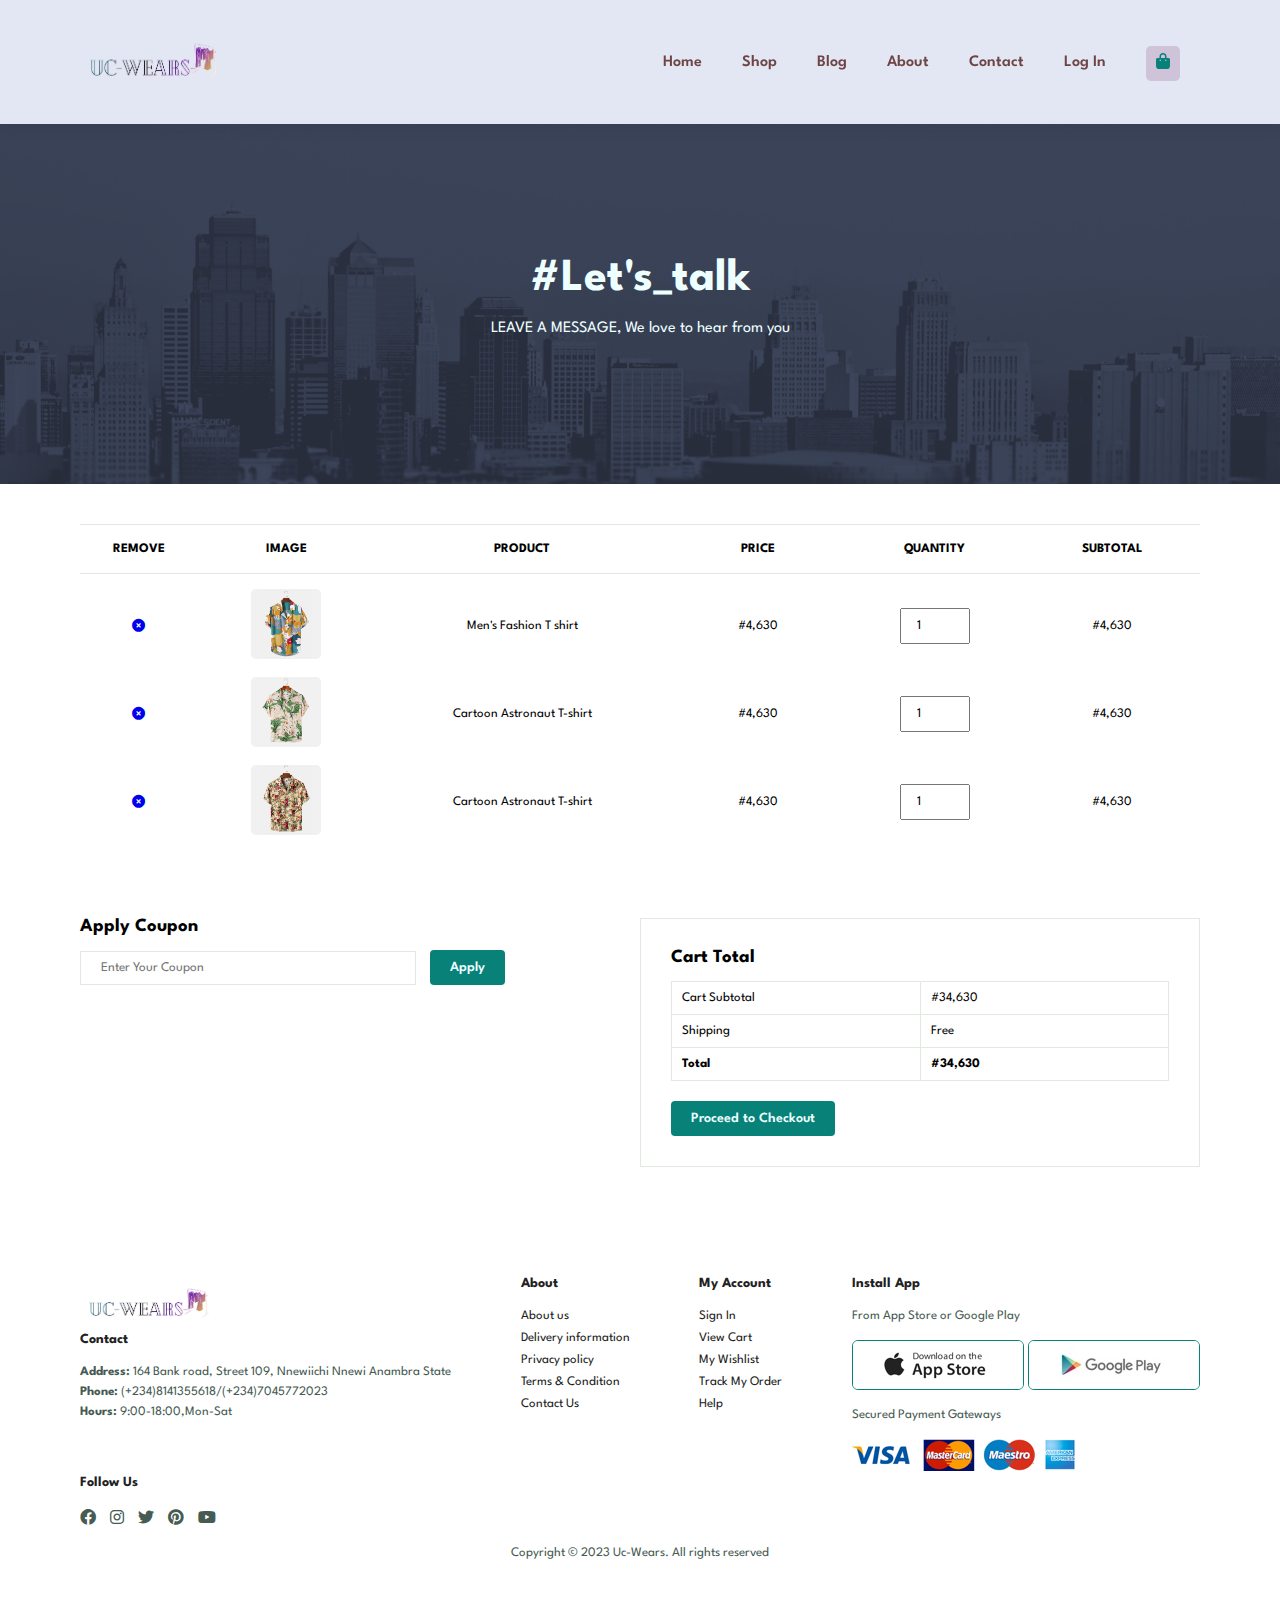
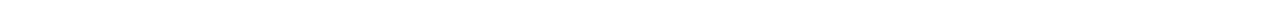
<file: cart.html>
<!DOCTYPE html>
<html lang="en">

<head>
    <meta charset="UTF-8" />
    <meta http-equiv="X-UA-Compatible" content="IE=edge" />
    <meta name="viewport" content="width=device-width, initial-scale=1.0" />
    <title>UcWears.net</title>
    <link rel="stylesheet" href="font6.4.2/css/all.css" />
    <link rel="stylesheet" href="style.css" />
</head>

<body>
    <!-- ======header section====== -->

    <section id="header">
        <a href="#"><img src="img/UC-WEARS_2-removebg-preview.png" alt="" class="logo" /></a>
        <div>
            <ul id="navbar">
                <li><a href="index.html">Home</a></li>
                <li><a href="shop.html">Shop</a></li>
                <li><a href="blog.html">Blog</a></li>
                <li><a href="about.html">About</a></li>
                <li><a href="contact.html">Contact</a></li>
                <li><a href="login.html">Log In </a></li>
                <li>
                    <a href="cart.html" id="lg-bag" class="active"><i class="fa fa-shopping-bag"></i></a>
                </li>
                <a href="#" id="close"><i class="fa fa-times"></i></a>
            </ul>
        </div>
        <div id="mobile">
            <a href="cart.html"><i class="fa fa-shopping-bag"></i></a>
            <i id="bar" class="fas fa-outdent"></i>
        </div>
    </section>
    <!-- =============header section ends========= -->
    <section id="page-header" class="about-header ">
        <h2>#Let's_talk</h2>

        <p>LEAVE A MESSAGE, We love to hear from you</p>
    </section>

    <section id="cart" class="section-p1">
        <table width="100%">
            <thead>
                <tr>
                    <td>Remove</td>
                    <td>Image</td>
                    <td>Product</td>
                    <td>Price</td>
                    <td>Quantity</td>
                    <td>Subtotal</td>
                </tr>
            </thead>
            <tbody>
                <tr>
                    <td><a href="#"><i class="fa fa-times-circle"></i></a></td>
                    <td><img src="img/products/f1.jpg" alt="" srcset=""></td>
                    <td>Men's Fashion T shirt</td>
                    <td>#4,630</td>
                    <td><input type="number" value="1"></td>
                    <td>#4,630</td>
                </tr>

                <tr>
                    <td><a href="#"><i class="fa fa-times-circle"></i></a></td>
                    <td><img src="img/products/f2.jpg" alt="" srcset=""></td>
                    <td>Cartoon Astronaut T-shirt</td>
                    <td>#4,630</td>
                    <td><input type="number" value="1"></td>
                    <td>#4,630</td>
                </tr>

                <tr>
                    <td><a href="#"><i class="fa fa-times-circle"></i></a></td>
                    <td><img src="img/products/f3.jpg" alt="" srcset=""></td>
                    <td>Cartoon Astronaut T-shirt</td>
                    <td>#4,630</td>
                    <td><input type="number" value="1"></td>
                    <td>#4,630</td>
                </tr>
            </tbody>
        </table>
    </section>

    <section id="cart-add" class="section-p1">
        <div id="coupon">
            <h3>Apply Coupon</h3>
            <div>
                <input type="text" name="" id="" placeholder="Enter Your Coupon">
                <button class="normal">Apply</button>
            </div>
        </div>

        <div id="Subtotal">
            <h3>Cart Total</h3>
            <table>
                <tr>
                    <td>Cart Subtotal</td>
                    <td>#34,630</td>
                </tr>
                <tr>
                    <td>Shipping</td>
                    <td>Free</td>

                </tr>
                <tr>
                    <td><strong>Total</strong></td>
                    <td><strong>#34,630</strong></td>
                </tr>
            </table>
            <button class="normal">Proceed to Checkout</button>
        </div>
    </section>

    <!-- ==========footer beginscondition -->
    <footer class="section-p1">
        <div class="col">
            <img src="img/UC-WEARS_2-removebg-preview.png" alt="" class="logo" />
            <h4>Contact</h4>
            <p>
                <strong>Address:</strong> 164 Bank road, Street 109, Nnewiichi Nnewi
                Anambra State
            </p>
            <p><strong>Phone:</strong> (+234)8141355618/(+234)7045772023</p>
            <p><strong>Hours:</strong> 9:00-18:00,Mon-Sat</p>
            <div class="follow">
                <h4>Follow Us</h4>
                <div class="icon">
                    <i class="fab fa-facebook"></i>
                    <i class="fab fa-instagram"></i>
                    <i class="fab fa-twitter"></i>
                    <i class="fab fa-pinterest"></i>
                    <i class="fab fa-youtube"></i>
                </div>
            </div>
        </div>
        <div class="col">
            <h4>About</h4>
            <a href="#">About us</a>
            <a href="#">Delivery information</a>
            <a href="#"> Privacy policy</a>
            <a href="#">Terms & Condition</a>
            <a href="#">Contact Us</a>
        </div>

        <div class="col">
            <h4>My Account</h4>
            <a href="#">Sign In</a>
            <a href="#">View Cart</a>
            <a href="#"> My Wishlist</a>
            <a href="#">Track My Order</a>
            <a href="#">Help</a>
        </div>

        <div class="col install">
            <h4>Install App</h4>
            <p>From App Store or Google Play</p>
            <div class="row">
                <img src="img/pay/app.jpg" alt="" />
                <img src="img/pay/play.jpg" alt="" />
            </div>
            <p>Secured Payment Gateways</p>
            <img src="img/pay/pay.png" alt="" />
        </div>

        <div class="copyright">
            <p>Copyright © 2023 Uc-Wears. All rights reserved</p>
        </div>
    </footer>
    <script src="script.js"></script>
</body>

</html>
</file>
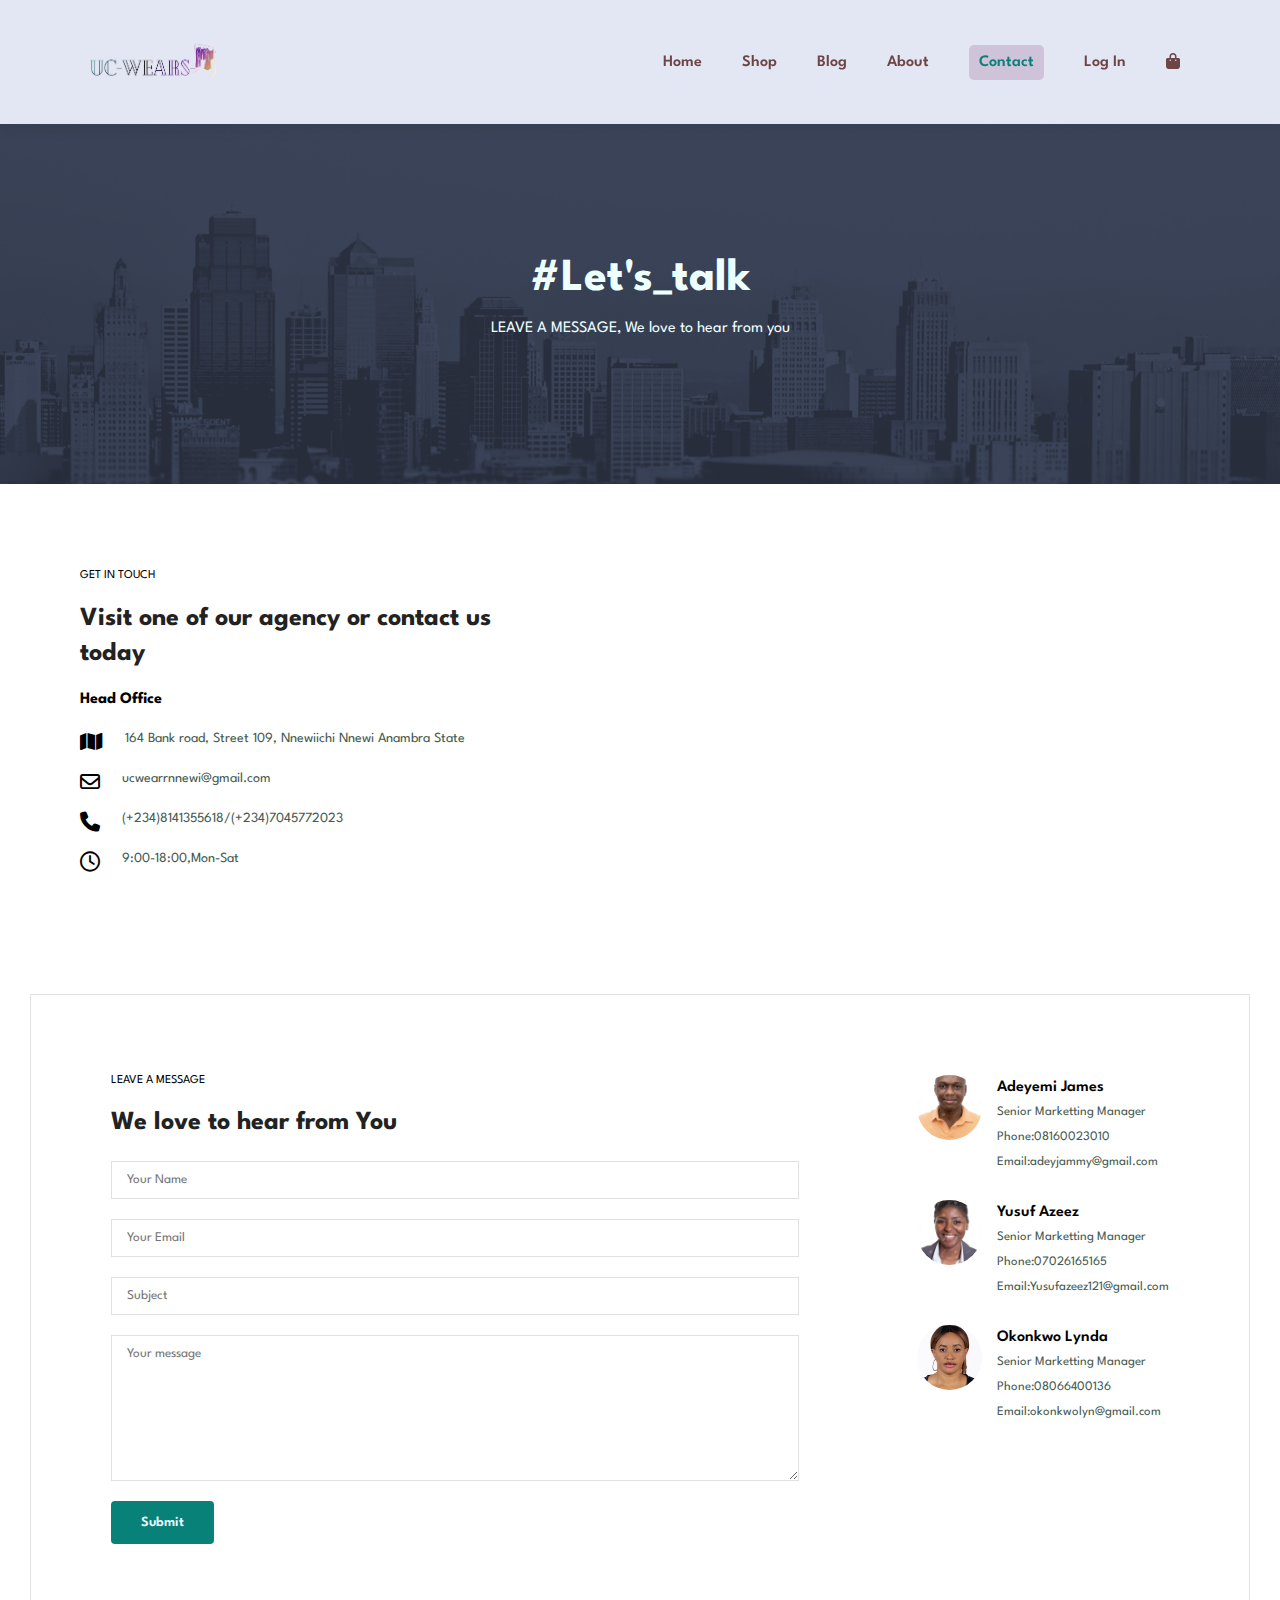
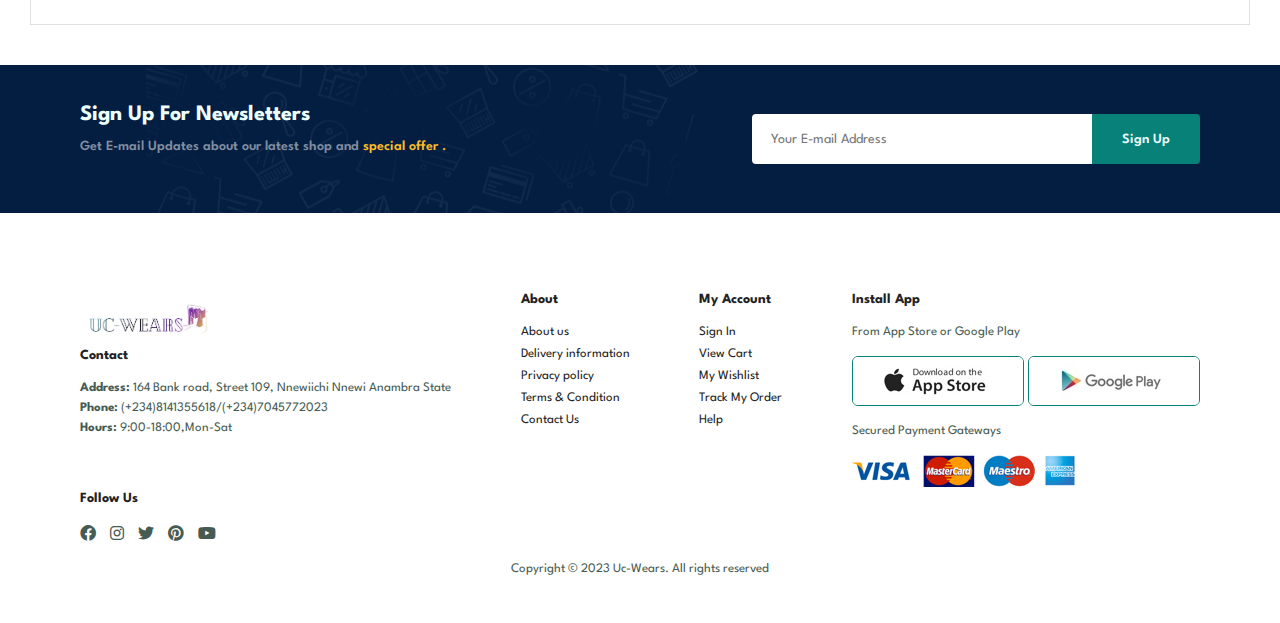
<file: contact.html>
<!DOCTYPE html>
<html lang="en">

<head>
    <meta charset="UTF-8" />
    <meta http-equiv="X-UA-Compatible" content="IE=edge" />
    <meta name="viewport" content="width=device-width, initial-scale=1.0" />
    <title>UcWears.net</title>
    <link rel="stylesheet" href="font6.4.2/css/all.css" />
    <link rel="stylesheet" href="style.css" />
</head>

<body>
    <!-- ======header section====== -->

    <section id="header">
        <a href="#"><img src="img/UC-WEARS_2-removebg-preview.png" alt="" class="logo" /></a>
        <div>
            <ul id="navbar">
                <li><a href="index.html">Home</a></li>
                <li><a href="shop.html">Shop</a></li>
                <li><a href="blog.html">Blog</a></li>
                <li><a href="about.html">About</a></li>
                <li><a href="contact.html" class="active">Contact</a></li>
                <li><a href="login.html">Log In </a></li>
                <li>
                    <a href="cart.html" id="lg-bag"><i class="fa fa-shopping-bag"></i></a>
                </li>
                <a href="#" id="close"><i class="fa fa-times"></i></a>
            </ul>
        </div>
        <div id="mobile">
            <a href="cart.html"><i class="fa fa-shopping-bag"></i></a>
            <i id="bar" class="fas fa-outdent"></i>
        </div>
    </section>
    <!-- =============header section ends========= -->
    <section id="page-header" class="about-header ">
        <h2>#Let's_talk</h2>

        <p>LEAVE A MESSAGE, We love to hear from you</p>
    </section>
    <section id="contact-details" class="section-p1">
        <div class="details">
            <span>GET IN TOUCH</span>
            <h2>Visit one of our agency or contact us today</h2>
            <h3>Head Office</h3>
            <div>
                <li>
                    <i class="fa-solid fa-map"></i>
                    <p>164 Bank road, Street 109, Nnewiichi Nnewi Anambra State</p>
                </li>

                <li>
                    <i class="fa-regular fa-envelope"></i>
                    <p>ucwearrnnewi@gmail.com</p>
                </li>

                <li>
                    <i class="fa fa-phone"></i>
                    <p> (+234)8141355618/(+234)7045772023</p>
                </li>


                <li>
                    <i class="fa-regular fa-clock"></i>
                    <p> 9:00-18:00,Mon-Sat</p>
                </li>
            </div>

        </div>
        <div class="map">
            <iframe
                src="https://www.google.com/maps/embed?pb=!1m18!1m12!1m3!1d3967.785886948245!2d6.910064473988054!3d6.024102593961322!2m3!1f0!2f0!3f0!3m2!1i1024!2i768!4f13.1!3m3!1m2!1s0x1043bd57d59a95ff%3A0xedbfc7687438059!2sBank%20Rd%2C%20435101%2C%20Nnewi%2C%20Anambra!5e0!3m2!1sen!2sng!4v1694532157333!5m2!1sen!2sng"
                width="600" height="450" style="border:0;" allowfullscreen="" loading="lazy"
                referrerpolicy="no-referrer-when-downgrade"></iframe>
        </div>
    </section>

    <section id="form-details">
        <form action="">
            <span>LEAVE A MESSAGE</span>
            <h2>We love to hear from You</h2>
            <input type="text" placeholder="Your Name">
            <input type="text" placeholder="Your Email">
            <input type="text"
                placeholder="Subject">
                <textarea name="" id="" cols="30" rows="10" placeholder="Your message"></textarea>
                <button class="normal">Submit</button>
        </form>

        <div class="people">
            <div>
                <img src="img/people/p3.webp" alt="">
                <p><span>Adeyemi James</span>Senior Marketting Manager <br>Phone:08160023010 <br> Email:adeyjammy@gmail.com</p>
            </div>

            <div>
                <img src="img/people/p2.webp" alt="">
                <p><span>Yusuf Azeez</span>Senior Marketting Manager <br>Phone:07026165165 <br> Email:Yusufazeez121@gmail.com</p>
            </div>

            <div>
                <img src="img/people/p1.jpg" alt="">
                <p><span>Okonkwo Lynda</span>Senior Marketting Manager <br>Phone:08066400136 <br> Email:okonkwolyn@gmail.com</p>
            </div>
        </div>
    </section>
    <!-- ===========newsletter begins============ -->
    <section id="newsletter" class="section-p1 section-m1">
        <div class="newstext">
            <h4>Sign Up For Newsletters</h4>
            <p>
                Get E-mail Updates about our latest shop and
                <span>special offer .</span>
            </p>
        </div>
        <div class="form">
            <input type="text" placeholder="Your E-mail Address" />
            <button class="normal">Sign Up</button>
        </div>
    </section>
    <!-- ==============newsletter ends============ -->


    <!-- ==========footer beginscondition -->
    <footer class="section-p1">
        <div class="col">
            <img src="img/UC-WEARS_2-removebg-preview.png" alt="" class="logo" />
            <h4>Contact</h4>
            <p>
                <strong>Address:</strong> 164 Bank road, Street 109, Nnewiichi Nnewi
                Anambra State
            </p>
            <p><strong>Phone:</strong> (+234)8141355618/(+234)7045772023</p>
            <p><strong>Hours:</strong> 9:00-18:00,Mon-Sat</p>
            <div class="follow">
                <h4>Follow Us</h4>
                <div class="icon">
                    <i class="fab fa-facebook"></i>
                    <i class="fab fa-instagram"></i>
                    <i class="fab fa-twitter"></i>
                    <i class="fab fa-pinterest"></i>
                    <i class="fab fa-youtube"></i>
                </div>
            </div>
        </div>
        <div class="col">
            <h4>About</h4>
            <a href="#">About us</a>
            <a href="#">Delivery information</a>
            <a href="#"> Privacy policy</a>
            <a href="#">Terms & Condition</a>
            <a href="#">Contact Us</a>
        </div>

        <div class="col">
            <h4>My Account</h4>
            <a href="#">Sign In</a>
            <a href="#">View Cart</a>
            <a href="#"> My Wishlist</a>
            <a href="#">Track My Order</a>
            <a href="#">Help</a>
        </div>

        <div class="col install">
            <h4>Install App</h4>
            <p>From App Store or Google Play</p>
            <div class="row">
                <img src="img/pay/app.jpg" alt="" />
                <img src="img/pay/play.jpg" alt="" />
            </div>
            <p>Secured Payment Gateways</p>
            <img src="img/pay/pay.png" alt="" />
        </div>

        <div class="copyright">
            <p>Copyright © 2023 Uc-Wears. All rights reserved</p>
        </div>
    </footer>
    <script src="script.js"></script>
</body>

</html>
</file>
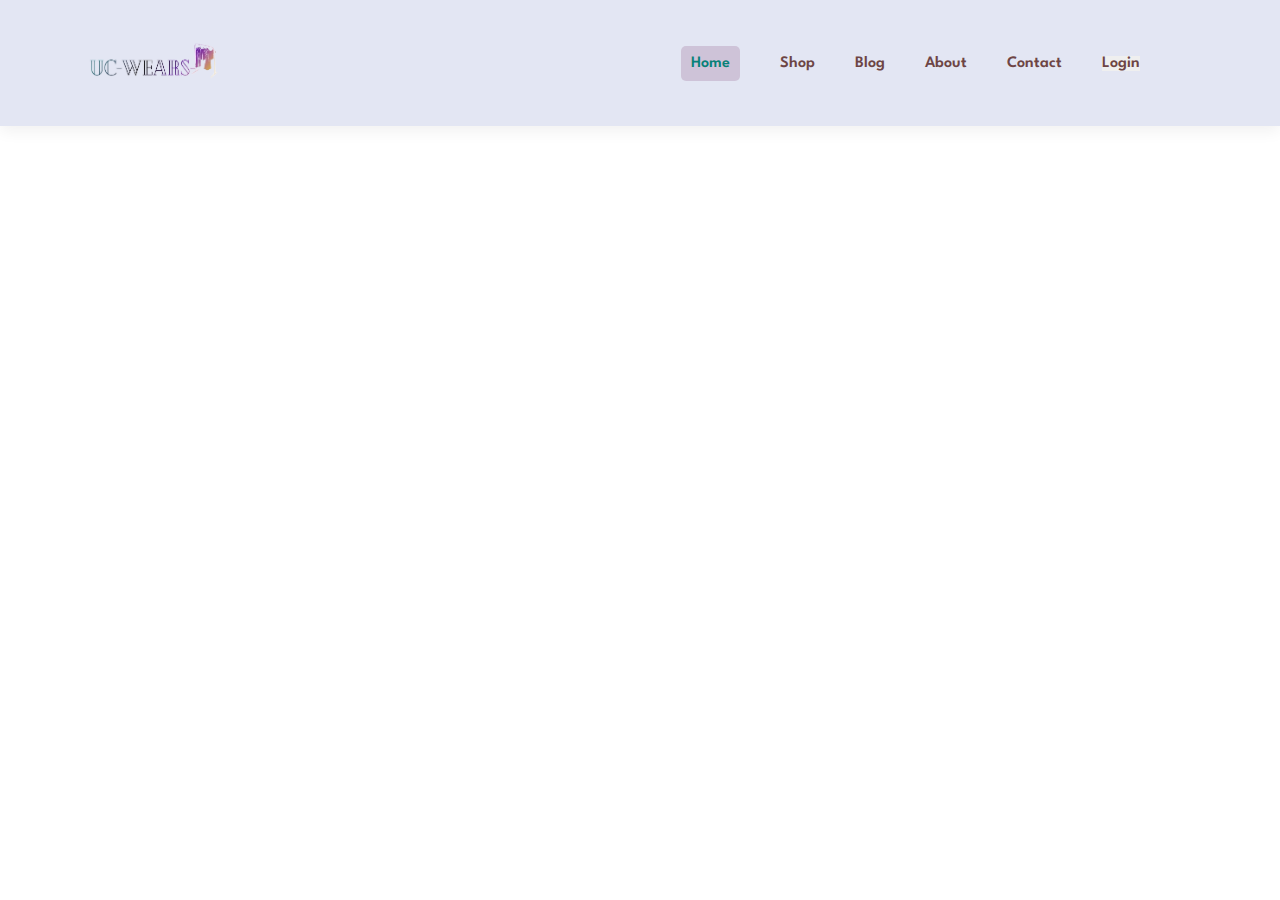
<file: login.html>
<!DOCTYPE html>
<html lang="en">
<head>
    <meta charset="UTF-8">
    <title>seek coding</title>
    <link rel="stylesheet" href="login.css">
    <link rel="stylesheet" href="style.css">
    <!---we had linked our css file----->
</head>
<body>
   
                
    <section id="header">
        <a href="#"
          ><img src="img/UC-WEARS_2-removebg-preview.png" alt="" class="logo"
        /></a>
        <div>
          <ul id="navbar">
            <li><a href="index.html" class="active">Home</a></li>
            <li><a href="shop.html">Shop</a></li>
            <li><a href="blog.html">Blog</a></li>
            <li><a href="about.html">About</a></li>
            <li><a href="contact.html">Contact</a></li>
            <li><button class='loginbtn' onclick="document.getElementById('login-form').style.display='block'"style="width:auto;">Login</button></li>
            
            <li>
              <a href="cart.html" id="lg-bag"><i class="fa fa-shopping-bag"></i></a>
            </li>
            <a href="#" id="close"><i class="fa fa-times"></i></a>
            
          </ul>
        </div>
        <div id="mobile">
            <a href="cart.html"><i class="fa fa-shopping-bag"></i></a>
            <i id="bar" class="fas fa-outdent"></i>
          
        </div>
      </section>
      <!-- =============header section ends========= -->
                   
            
        <div id='login-form'class='login-page'>
            <div class="form-box">
                <div class='button-box'>
                    <div id='btn'></div>
                    <button type='button'onclick='login()'class='toggle-btn'>Log In</button>
                    <button type='button'onclick='register()'class='toggle-btn'>Register</button>
                </div>
                <form id='login' class='input-group-login'>
                    <input type='text'class='input-field'placeholder='Email Id' required >
		    <input type='password'class='input-field'placeholder='Enter Password' required>
		    <input type='checkbox'class='check-box'><span>Remember Password</span>
		    <button type='submit'class='submit-btn'>Log in</button>
		 </form>
		 <form id='register' class='input-group-register'>
		     <input type='text'class='input-field'placeholder='First Name' required>
		     <input type='text'class='input-field'placeholder='Last Name ' required>
		     <input type='email'class='input-field'placeholder='Email Id' required>
		     <input type='password'class='input-field'placeholder='Enter Password' required>
		     <input type='password'class='input-field'placeholder='Confirm Password'  required>
		     <input type='checkbox'class='check-box'><span>I agree to the terms and                                                   conditions</span>
                    <button type='submit'class='submit-btn'>Register</button>
	         </form>
            </div>
        </div>
    </div>
    <script>
        var x=document.getElementById('login');
		var y=document.getElementById('register');
		var z=document.getElementById('btn');
		function register()
		{
			x.style.left='-400px';
			y.style.left='50px';
			z.style.left='110px';
		}
		function login()
		{
			x.style.left='50px';
			y.style.left='450px';
			z.style.left='0px';
		}
	</script>
	<script>
        var modal = document.getElementById('login-form');
        window.onclick = function(event) 
        {
            if (event.target == modal) 
            {
                modal.style.display = "none";
            }
        }
    </script>
</body>
</html>
</file>
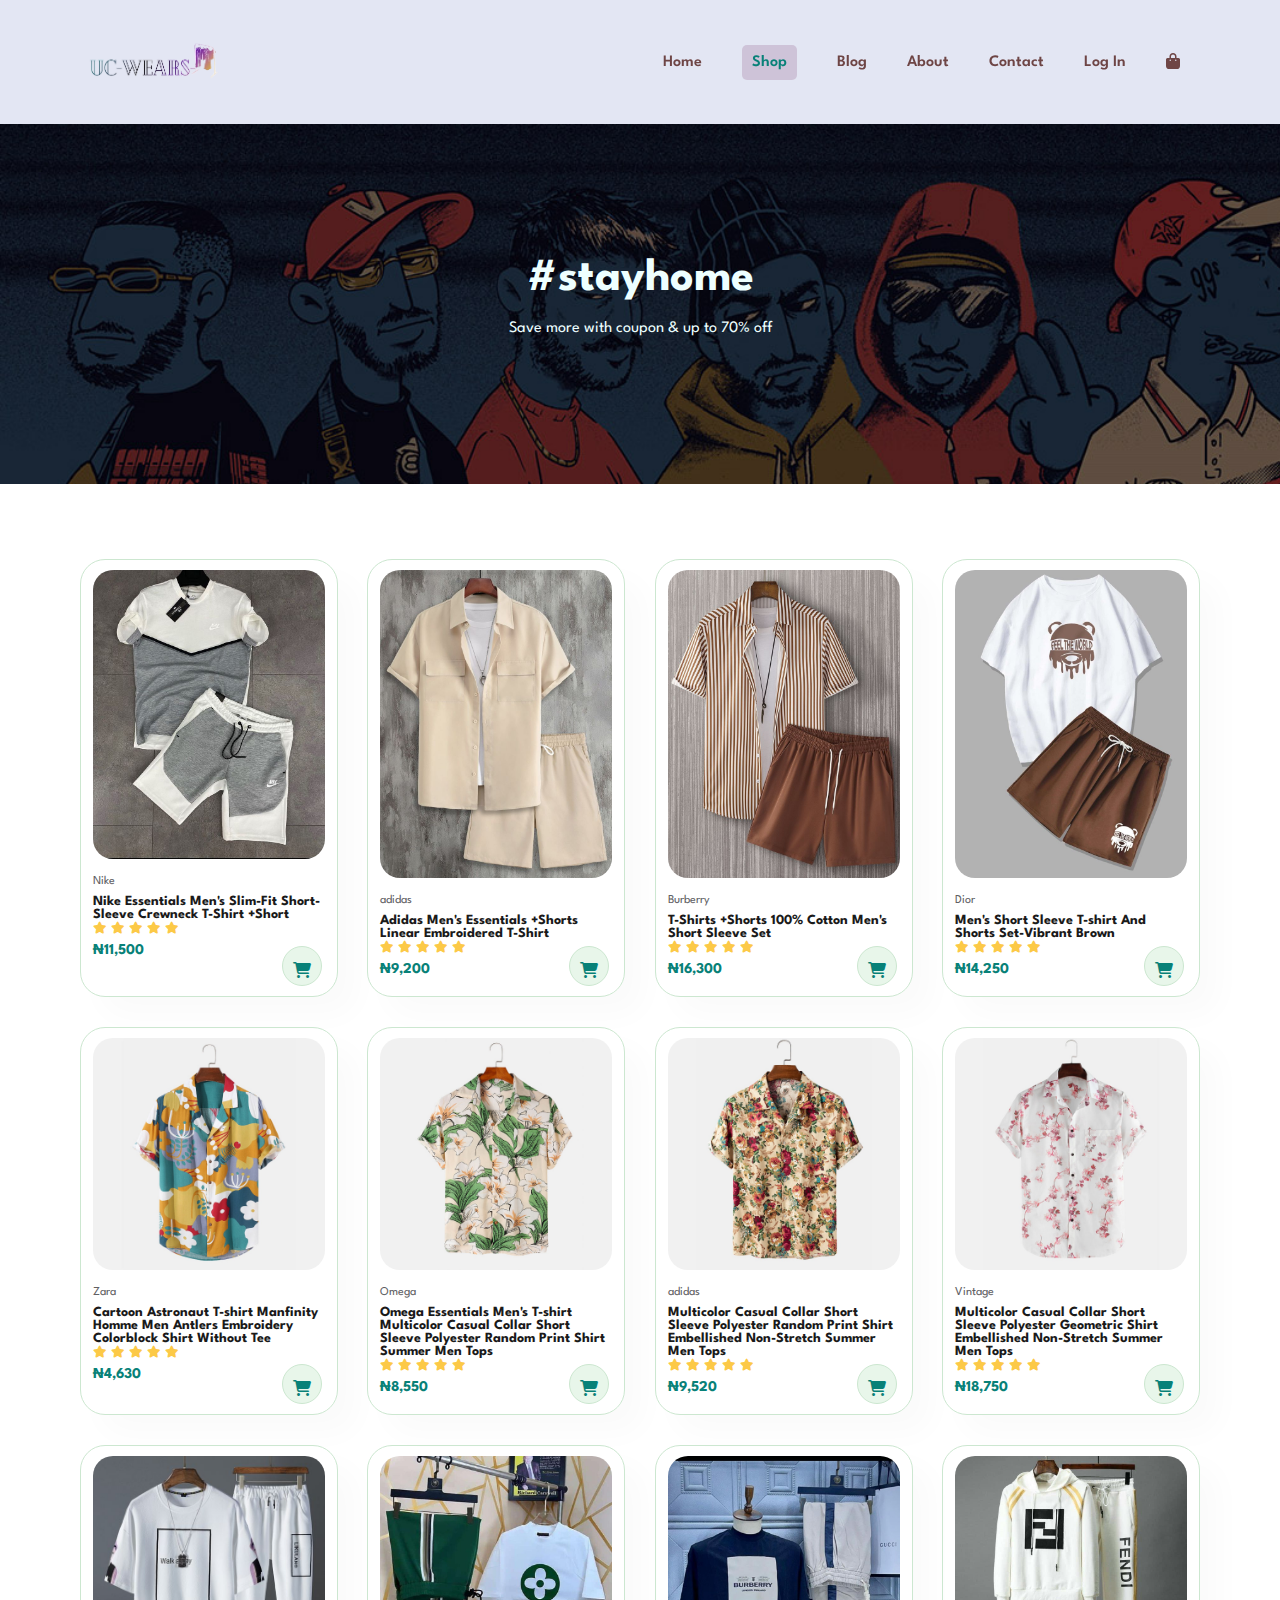
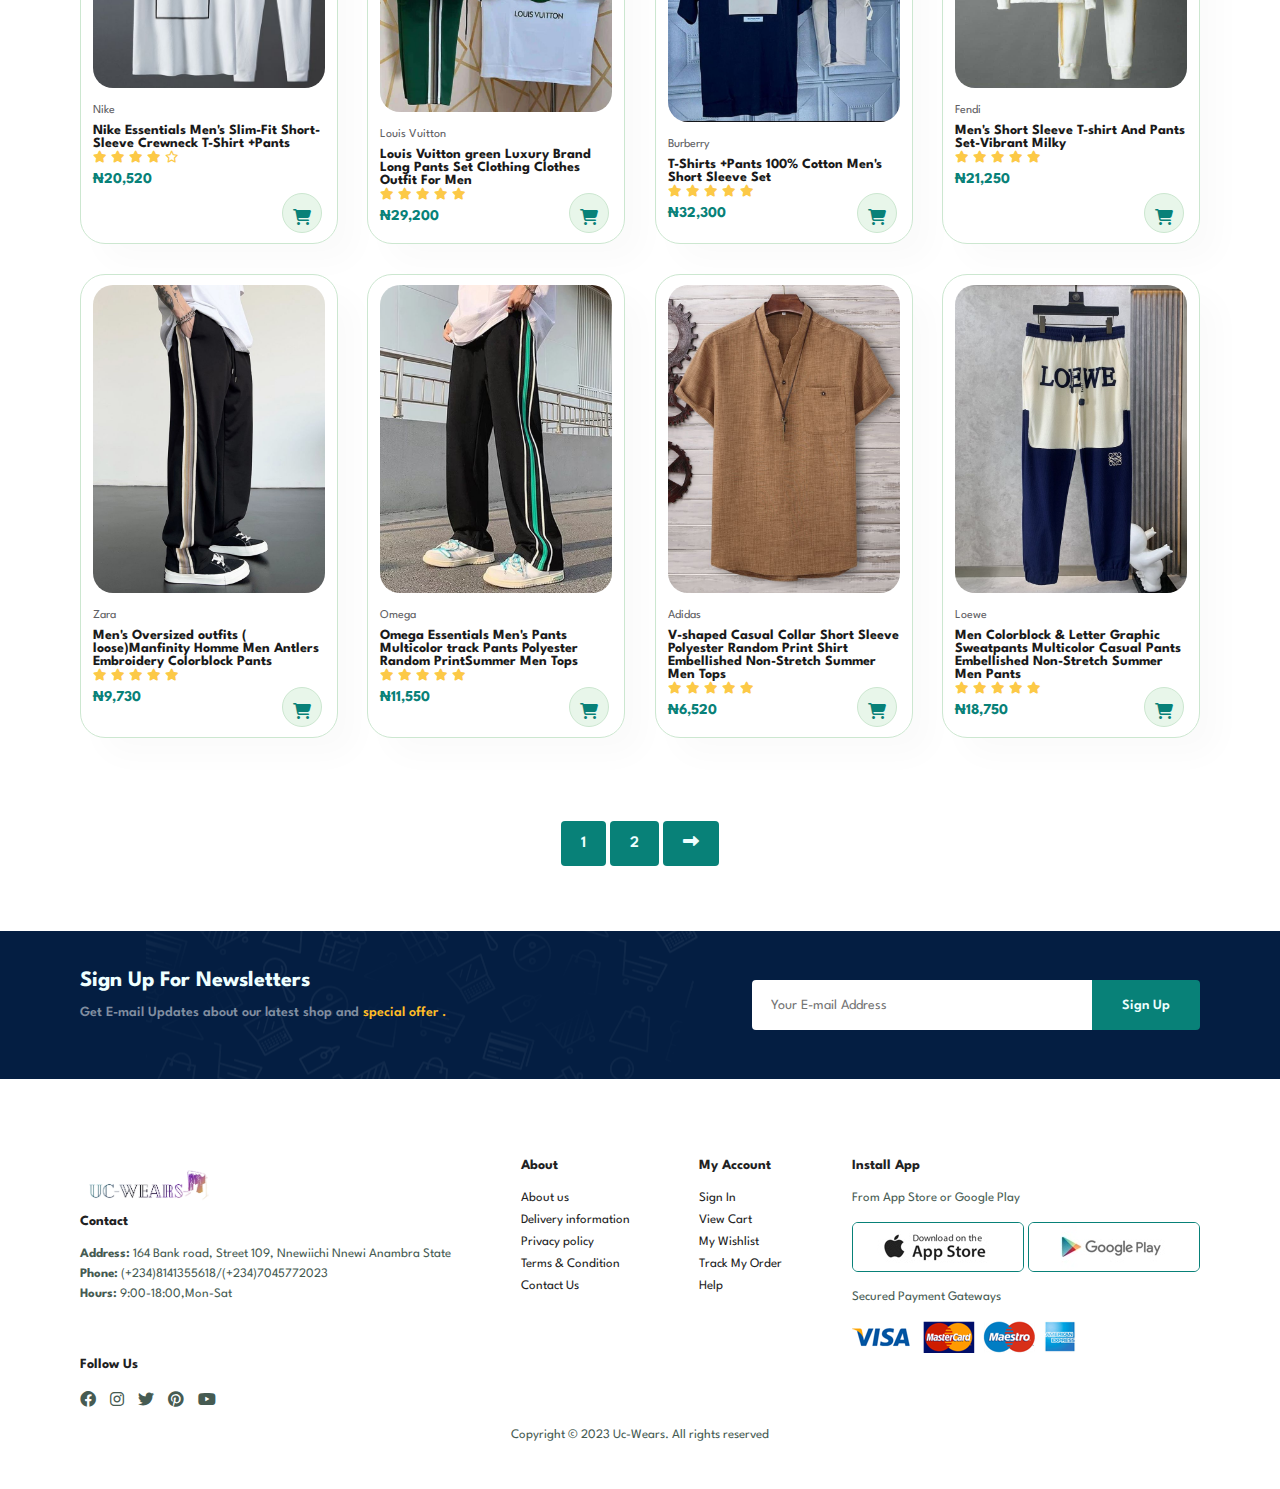
<file: shop.html>
<!DOCTYPE html>
<html lang="en">
  <head>
    <meta charset="UTF-8" />
    <meta http-equiv="X-UA-Compatible" content="IE=edge" />
    <meta name="viewport" content="width=device-width, initial-scale=1.0" />
    <title>UcWears.net</title>
    <link rel="stylesheet" href="font6.4.2/css/all.css" />
    <link rel="stylesheet" href="style.css" />
  </head>

  <body>
    <!-- ======header section====== -->

    <section id="header">
      <a href="#"
        ><img src="img/UC-WEARS_2-removebg-preview.png" alt="" class="logo"
      /></a>
      <div>
        <ul id="navbar">
          <li><a href="index.html">Home</a></li>
          <li><a href="shop.html" class="active">Shop</a></li>
          <li><a href="blog.html">Blog</a></li>
          <li><a href="about.html">About</a></li>
          <li><a href="contact.html">Contact</a></li>
          <li><a href="login.html">Log In </a></li>
          <li>
            <a href="cart.html" id="lg-bag"
              ><i class="fa fa-shopping-bag"></i
            ></a>
          </li>
          <a href="#" id="close"><i class="fa fa-times"></i></a>
        </ul>
      </div>
      <div id="mobile">
        <a href="cart.html"><i class="fa fa-shopping-bag"></i></a>
        <i id="bar" class="fas fa-outdent"></i>
      </div>
    </section>
    <!-- =============header section ends========= -->
    <section id="page-header">
      <h2>#stayhome</h2>

      <p>Save more with coupon & up to 70% off</p>
    </section>
    <!-- ===========product section starts=========== -->
    <section id="product1" class="section-p1">
      <div class="pro-container">
        <div class="pro">
          <img src="img/products/new/01bestmen.jpeg" alt="" />
          <div class="des">
            <span>Nike</span>
            <h5>
              Nike Essentials Men's Slim-Fit Short-Sleeve Crewneck T-Shirt
              +Short
            </h5>
            <div class="star">
              <i class="fa fa-star"></i>
              <i class="fa fa-star"></i>
              <i class="fa fa-star"></i>
              <i class="fa fa-star"></i>
              <i class="fa fa-star"></i>
            </div>
            <h4>₦11,500</h4>
          </div>
          <a href="#"><i class="fa fa-shopping-cart" id="cart"></i></a>
        </div>

        <div class="pro">
          <img src="img/products/new/03bestmen.jpeg" alt="" />
          <div class="des">
            <span>adidas</span>
            <h5>Adidas Men's Essentials +Shorts Linear Embroidered T-Shirt</h5>
            <div class="star">
              <i class="fa fa-star"></i>
              <i class="fa fa-star"></i>
              <i class="fa fa-star"></i>
              <i class="fa fa-star"></i>
              <i class="fa fa-star"></i>
            </div>
            <h4>₦9,200</h4>
          </div>
          <a href="#"><i class="fa fa-shopping-cart" id="cart"></i></a>
        </div>

        <div class="pro">
          <img src="img/products/new/04bestmen.jpeg" alt="" />
          <div class="des">
            <span>Burberry</span>
            <h5>T-Shirts +Shorts 100% Cotton Men's Short Sleeve Set</h5>
            <div class="star">
              <i class="fa fa-star"></i>
              <i class="fa fa-star"></i>
              <i class="fa fa-star"></i>
              <i class="fa fa-star"></i>
              <i class="fa fa-star"></i>
            </div>
            <h4>₦16,300</h4>
          </div>
          <a href="#"><i class="fa fa-shopping-cart" id="cart"></i></a>
        </div>

        <div class="pro">
          <img src="img/products/new/05bestmen.jpeg" alt="" />
          <div class="des">
            <span>Dior</span>
            <h5>Men's Short Sleeve T-shirt And Shorts Set-Vibrant Brown</h5>
            <div class="star">
              <i class="fa fa-star"></i>
              <i class="fa fa-star"></i>
              <i class="fa fa-star"></i>
              <i class="fa fa-star"></i>
              <i class="fa fa-star"></i>
            </div>
            <h4>₦14,250</h4>
          </div>
          <a href="#"><i class="fa fa-shopping-cart" id="cart"></i></a>
        </div>

        <div class="pro"  onclick="window.location.href='sproduct.html';">
          <img src="img/products/f1.jpg" alt="" />
          <div class="des">
            <span>Zara</span>
            <h5>
              Cartoon Astronaut T-shirt Manfinity Homme Men Antlers Embroidery
              Colorblock Shirt Without Tee
            </h5>
            <div class="star">
              <i class="fa fa-star"></i>
              <i class="fa fa-star"></i>
              <i class="fa fa-star"></i>
              <i class="fa fa-star"></i>
              <i class="fa fa-star"></i>
            </div>
            <h4>₦4,630</h4>
          </div>
          <a href="#"><i class="fa fa-shopping-cart" id="cart"></i></a>
        </div>

        <div class="pro">
          <img src="img/products/f2.jpg" alt="" />
          <div class="des">
            <span>Omega</span>
            <h5>
              Omega Essentials Men's T-shirt Multicolor Casual Collar Short
              Sleeve Polyester Random Print Shirt Summer Men Tops
            </h5>
            <div class="star">
              <i class="fa fa-star"></i>
              <i class="fa fa-star"></i>
              <i class="fa fa-star"></i>
              <i class="fa fa-star"></i>
              <i class="fa fa-star"></i>
            </div>
            <h4>₦8,550</h4>
          </div>
          <a href="#"><i class="fa fa-shopping-cart" id="cart"></i></a>
        </div>

        <div class="pro">
          <img src="img/products/f3.jpg" alt="" />
          <div class="des">
            <span>adidas</span>
            <h5>
              Multicolor Casual Collar Short Sleeve Polyester Random Print Shirt
              Embellished Non-Stretch Summer Men Tops
            </h5>
            <div class="star">
              <i class="fa fa-star"></i>
              <i class="fa fa-star"></i>
              <i class="fa fa-star"></i>
              <i class="fa fa-star"></i>
              <i class="fa fa-star"></i>
            </div>
            <h4>₦9,520</h4>
          </div>
          <a href="#"><i class="fa fa-shopping-cart" id="cart"></i></a>
        </div>

        <div class="pro">
          <img src="img/products/f4.jpg" alt="" />
          <div class="des">
            <span>Vintage</span>
            <h5>
              Multicolor Casual Collar Short Sleeve Polyester Geometric Shirt
              Embellished Non-Stretch Summer Men Tops
            </h5>
            <div class="star">
              <i class="fa fa-star"></i>
              <i class="fa fa-star"></i>
              <i class="fa fa-star"></i>
              <i class="fa fa-star"></i>
              <i class="fa fa-star"></i>
            </div>
            <h4>₦18,750</h4>
          </div>
          <a href="#"><i class="fa fa-shopping-cart" id="cart"></i></a>
        </div>

        <div class="pro">
          <img
            src="img/products/new arrival/New 2 Piece Men's Suits Short Sleeve T-shirt & Pants.jpeg"
            alt=""
          />
          <div class="des">
            <span>Nike</span>
            <h5>
              Nike Essentials Men's Slim-Fit Short-Sleeve Crewneck T-Shirt
              +Pants
            </h5>
            <div class="star">
              <i class="fa fa-star"></i>
              <i class="fa fa-star"></i>
              <i class="fa fa-star"></i>
              <i class="fa fa-star"></i>
              <i class="far fa-star"></i>
            </div>
            <h4>₦20,520</h4>
          </div>
          <a href="#"><i class="fa fa-shopping-cart" id="cart"></i></a>
        </div>

        <div class="pro">
          <img src="img/products/new arrival/newarival2.jpeg" alt="" />
          <div class="des">
            <span>Louis Vuitton</span>
            <h5>
              Louis Vuitton green Luxury Brand Long Pants Set Clothing Clothes
              Outfit For Men
            </h5>
            <div class="star">
              <i class="fa fa-star"></i>
              <i class="fa fa-star"></i>
              <i class="fa fa-star"></i>
              <i class="fa fa-star"></i>
              <i class="fa fa-star"></i>
            </div>
            <h4>₦29,200</h4>
          </div>
          <a href="#"><i class="fa fa-shopping-cart" id="cart"></i></a>
        </div>

        <div class="pro">
          <img src="img/products/new arrival/newarival3.jpeg" alt="" />
          <div class="des">
            <span>Burberry</span>
            <h5>T-Shirts +Pants 100% Cotton Men's Short Sleeve Set</h5>
            <div class="star">
              <i class="fa fa-star"></i>
              <i class="fa fa-star"></i>
              <i class="fa fa-star"></i>
              <i class="fa fa-star"></i>
              <i class="fa fa-star"></i>
            </div>
            <h4>₦32,300</h4>
          </div>
          <a href="#"><i class="fa fa-shopping-cart" id="cart"></i></a>
        </div>

        <div class="pro">
          <img src="img/products/new arrival/newarival4.jpeg" alt="" />
          <div class="des">
            <span>Fendi</span>
            <h5>Men's Short Sleeve T-shirt And Pants Set-Vibrant Milky</h5>
            <div class="star">
              <i class="fa fa-star"></i>
              <i class="fa fa-star"></i>
              <i class="fa fa-star"></i>
              <i class="fa fa-star"></i>
              <i class="fa fa-star"></i>
            </div>
            <h4>₦21,250</h4>
          </div>
          <a href="#"><i class="fa fa-shopping-cart" id="cart"></i></a>
        </div>

        <div class="pro">
          <img src="img/products/new arrival/newarival5.jpeg" alt="" />
          <div class="des">
            <span>Zara</span>
            <h5>
              Men's Oversized outfits ( loose)Manfinity Homme Men Antlers
              Embroidery Colorblock Pants
            </h5>
            <div class="star">
              <i class="fa fa-star"></i>
              <i class="fa fa-star"></i>
              <i class="fa fa-star"></i>
              <i class="fa fa-star"></i>
              <i class="fa fa-star"></i>
            </div>
            <h4>₦9,730</h4>
          </div>
          <a href="#"><i class="fa fa-shopping-cart" id="cart"></i></a>
        </div>

        <div class="pro">
          <img src="img/products/new arrival/newarival6.jpeg" alt="" />
          <div class="des">
            <span>Omega</span>
            <h5>
              Omega Essentials Men's Pants Multicolor track Pants Polyester
              Random PrintSummer Men Tops
            </h5>
            <div class="star">
              <i class="fa fa-star"></i>
              <i class="fa fa-star"></i>
              <i class="fa fa-star"></i>
              <i class="fa fa-star"></i>
              <i class="fa fa-star"></i>
            </div>
            <h4>₦11,550</h4>
          </div>
          <a href="#"><i class="fa fa-shopping-cart" id="cart"></i></a>
        </div>

        <div class="pro">
          <img src="img/products/new arrival/newarival7.jpeg" alt="" />
          <div class="des">
            <span>Adidas</span>
            <h5>
              V-shaped Casual Collar Short Sleeve Polyester Random Print Shirt
              Embellished Non-Stretch Summer Men Tops
            </h5>
            <div class="star">
              <i class="fa fa-star"></i>
              <i class="fa fa-star"></i>
              <i class="fa fa-star"></i>
              <i class="fa fa-star"></i>
              <i class="fa fa-star"></i>
            </div>
            <h4>₦6,520</h4>
          </div>
          <a href="#"><i class="fa fa-shopping-cart" id="cart"></i></a>
        </div>

        <div class="pro">
          <img src="img/products/new arrival/_ (14).jpeg" alt="" />
          <div class="des">
            <span>Loewe</span>
            <h5>
              Men Colorblock & Letter Graphic Sweatpants Multicolor Casual Pants
              Embellished Non-Stretch Summer Men Pants
            </h5>
            <div class="star">
              <i class="fa fa-star"></i>
              <i class="fa fa-star"></i>
              <i class="fa fa-star"></i>
              <i class="fa fa-star"></i>
              <i class="fa fa-star"></i>
            </div>
            <h4>₦18,750</h4>
          </div>
          <a href="#"><i class="fa fa-shopping-cart" id="cart"></i></a>
        </div>
      </div>
    </section>
    <!-- ==========product section ends========= -->
    <section id="pagination" class="section-p1">
<a href="#">1</a>
<a href="#">2</a>
<a href="#"><i class="fa fa-long-arrow-alt-right"></i></a>
    </section>

    <!-- ===========newsletter begins============ -->
    <section id="newsletter" class="section-p1 section-m1">
      <div class="newstext">
        <h4>Sign Up For Newsletters</h4>
        <p>
          Get E-mail Updates about our latest shop and
          <span>special offer .</span>
        </p>
      </div>
      <div class="form">
        <input type="text" placeholder="Your E-mail Address" />
        <button class="normal">Sign Up</button>
      </div>
    </section>
    <!-- ==============newsletter ends============ -->

    <!-- ==========footer beginscondition -->
    <footer class="section-p1">
      <div class="col">
        <img src="img/UC-WEARS_2-removebg-preview.png" alt="" class="logo" />
        <h4>Contact</h4>
        <p>
          <strong>Address:</strong> 164 Bank road, Street 109, Nnewiichi Nnewi
          Anambra State
        </p>
        <p><strong>Phone:</strong> (+234)8141355618/(+234)7045772023</p>
        <p><strong>Hours:</strong> 9:00-18:00,Mon-Sat</p>
        <div class="follow">
          <h4>Follow Us</h4>
          <div class="icon">
            <i class="fab fa-facebook"></i>
            <i class="fab fa-instagram"></i>
            <i class="fab fa-twitter"></i>
            <i class="fab fa-pinterest"></i>
            <i class="fab fa-youtube"></i>
          </div>
        </div>
      </div>
      <div class="col">
        <h4>About</h4>
        <a href="#">About us</a>
        <a href="#">Delivery information</a>
        <a href="#"> Privacy policy</a>
        <a href="#">Terms & Condition</a>
        <a href="#">Contact Us</a>
      </div>

      <div class="col">
        <h4>My Account</h4>
        <a href="#">Sign In</a>
        <a href="#">View Cart</a>
        <a href="#"> My Wishlist</a>
        <a href="#">Track My Order</a>
        <a href="#">Help</a>
      </div>

      <div class="col install">
        <h4>Install App</h4>
        <p>From App Store or Google Play</p>
        <div class="row">
          <img src="img/pay/app.jpg" alt="" />
          <img src="img/pay/play.jpg" alt="" />
        </div>
        <p>Secured Payment Gateways</p>
        <img src="img/pay/pay.png" alt="" />
      </div>

      <div class="copyright">
        <p>Copyright © 2023 Uc-Wears. All rights reserved</p>
      </div>
    </footer>
    <script src="script.js"></script>
  </body>
</html>
</file>
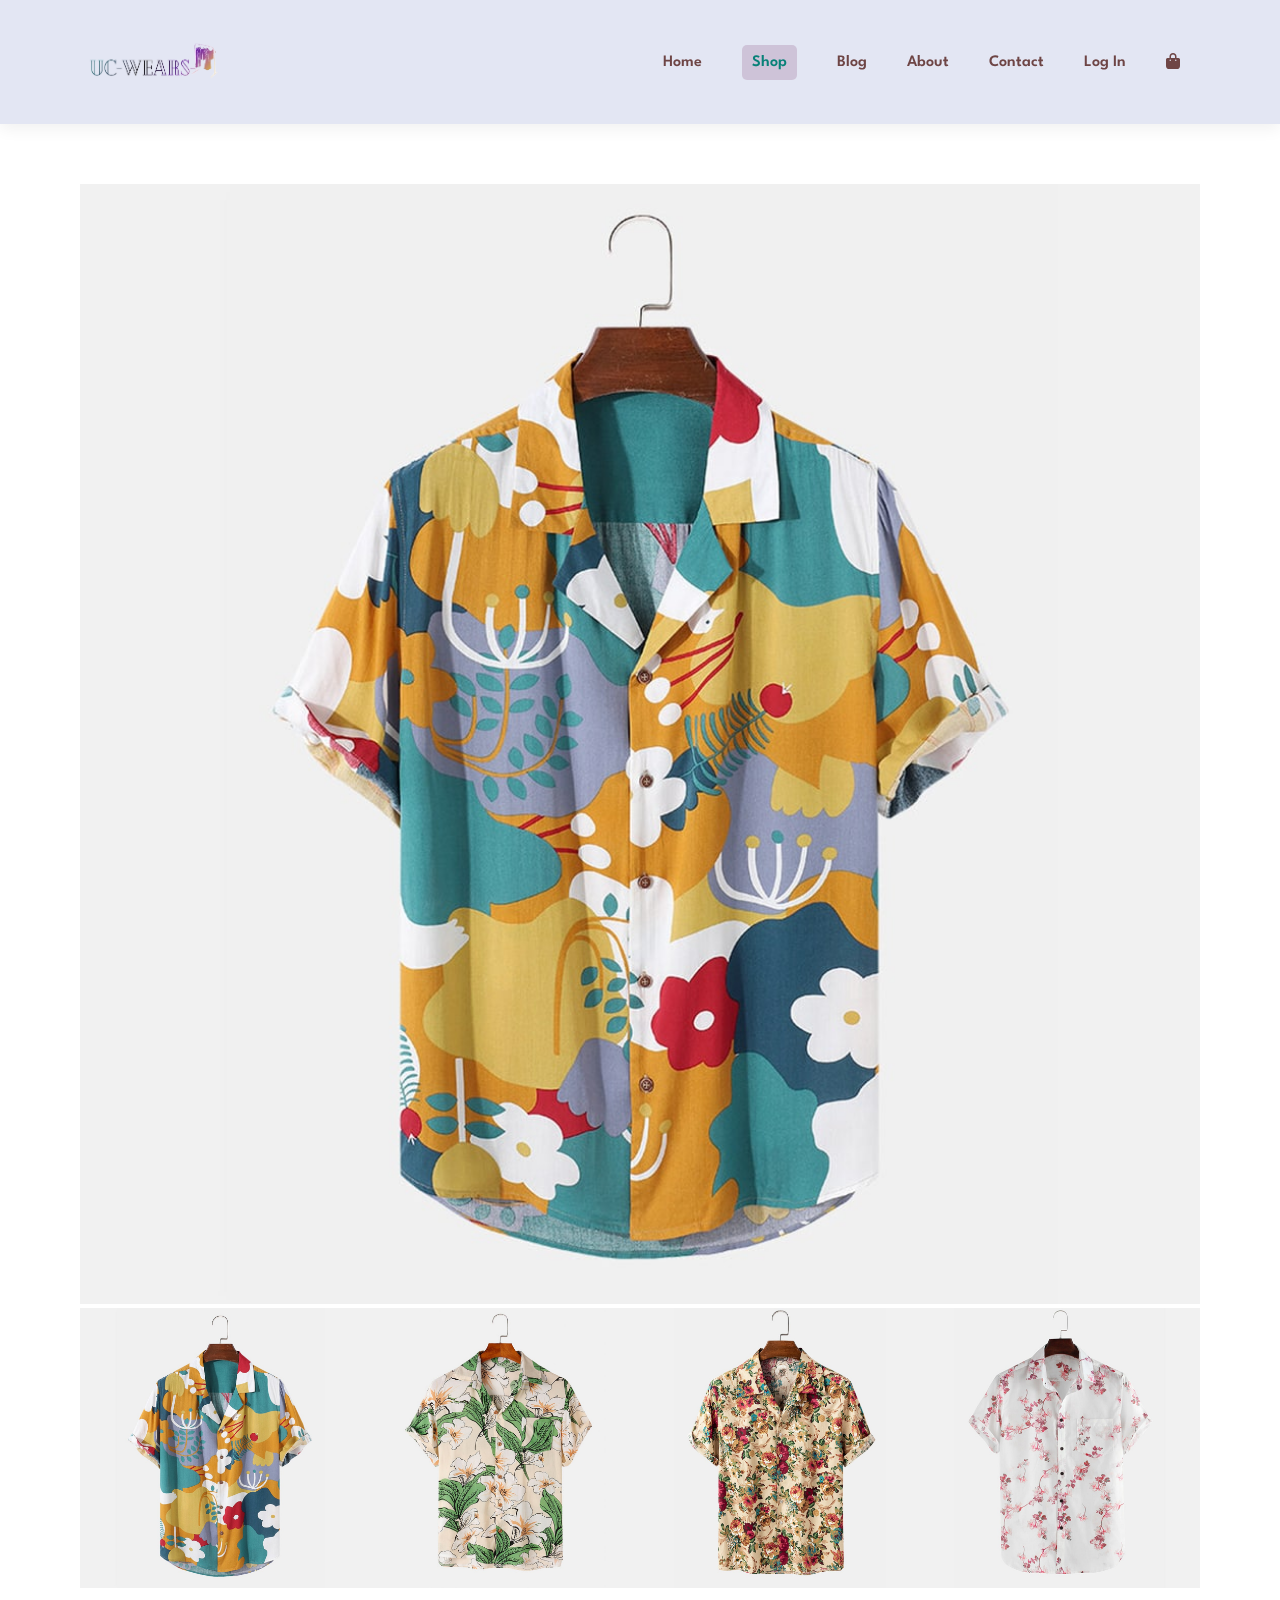
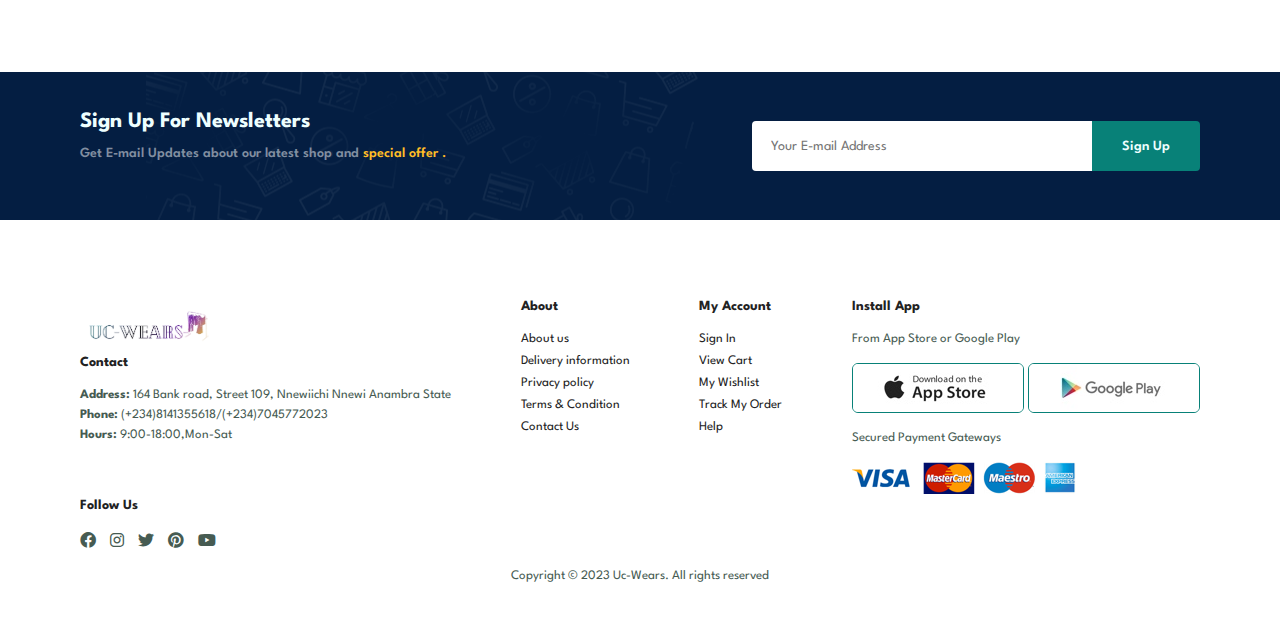
<file: sproduct.html>
<!DOCTYPE html>
<html lang="en">

<head>
    <meta charset="UTF-8" />
    <meta http-equiv="X-UA-Compatible" content="IE=edge" />
    <meta name="viewport" content="width=device-width, initial-scale=1.0" />
    <title>UcWears.net</title>
    <link rel="stylesheet" href="font6.4.2/css/all.css" />
    <link rel="stylesheet" href="style.css" />
</head>

<body>
    <!-- ======header section====== -->

    <section id="header">
        <a href="#"><img src="img/UC-WEARS_2-removebg-preview.png" alt="" class="logo" /></a>
        <div>
            <ul id="navbar">
                <li><a href="index.html">Home</a></li>
                <li><a href="shop.html" class="active">Shop</a></li>
                <li><a href="blog.html">Blog</a></li>
                <li><a href="about.html">About</a></li>
                <li><a href="contact.html">Contact</a></li>
                <li><a href="login.html">Log In </a></li>
                <li>
                    <a href="cart.html" id="lg-bag"><i class="fa fa-shopping-bag"></i></a>
                </li>
                <a href="#" id="close"><i class="fa fa-times"></i></a>
            </ul>
        </div>
        <div id="mobile">
            <a href="cart.html"><i class="fa fa-shopping-bag"></i></a>
            <i id="bar" class="fas fa-outdent"></i>
        </div>
    </section>
    <!-- =============header section ends========= -->
    <section id="prodetails" class="section-p1">
        <div class="single-pro-imgage">
            <img src="img/products/f1.jpg" alt="" width="100%" id="mainimg" />
            <div class="small-img-group">
                <div class="small-img--col">
                    <img src="img/products/f1.jpg" alt="" width="
    100%" class="small-img" />
                </div>
                <div class="small-img--col">
                    <img src="img/products/f2.jpg" alt="" width="
    100%" class="small-img" />
                </div>
                <div class="small-img--col">
                    <img src="img/products/f3.jpg" alt="" width="
    100%" class="small-img" />
                </div>
                <div class="small-img--col">
                    <img src="img/products/f4.jpg" alt="" width="
    100%" class="small-img" />
                </div>
            </div>
        </div>
        <div></div>
    </section>
    <section id="newsletter" class="section-p1 section-m1">
        <div class="newstext">
            <h4>Sign Up For Newsletters</h4>
            <p>
                Get E-mail Updates about our latest shop and
                <span>special offer .</span>
            </p>
        </div>
        <div class="form">
            <input type="text" placeholder="Your E-mail Address" />
            <button class="normal">Sign Up</button>
        </div>
    </section>
    <!-- ==============newsletter ends============ -->

    <!-- ==========footer beginscondition -->
    <footer class="section-p1">
        <div class="col">
            <img src="img/UC-WEARS_2-removebg-preview.png" alt="" class="logo" />
            <h4>Contact</h4>
            <p>
                <strong>Address:</strong> 164 Bank road, Street 109, Nnewiichi Nnewi
                Anambra State
            </p>
            <p><strong>Phone:</strong> (+234)8141355618/(+234)7045772023</p>
            <p><strong>Hours:</strong> 9:00-18:00,Mon-Sat</p>
            <div class="follow">
                <h4>Follow Us</h4>
                <div class="icon">
                    <i class="fab fa-facebook"></i>
                    <i class="fab fa-instagram"></i>
                    <i class="fab fa-twitter"></i>
                    <i class="fab fa-pinterest"></i>
                    <i class="fab fa-youtube"></i>
                </div>
            </div>
        </div>
        <div class="col">
            <h4>About</h4>
            <a href="#">About us</a>
            <a href="#">Delivery information</a>
            <a href="#"> Privacy policy</a>
            <a href="#">Terms & Condition</a>
            <a href="#">Contact Us</a>
        </div>

        <div class="col">
            <h4>My Account</h4>
            <a href="#">Sign In</a>
            <a href="#">View Cart</a>
            <a href="#"> My Wishlist</a>
            <a href="#">Track My Order</a>
            <a href="#">Help</a>
        </div>

        <div class="col install">
            <h4>Install App</h4>
            <p>From App Store or Google Play</p>
            <div class="row">
                <img src="img/pay/app.jpg" alt="" />
                <img src="img/pay/play.jpg" alt="" />
            </div>
            <p>Secured Payment Gateways</p>
            <img src="img/pay/pay.png" alt="" />
        </div>

        <div class="copyright">
            <p>Copyright © 2023 Uc-Wears. All rights reserved</p>
        </div>
    </footer>
    <script src="script.js"></script>
</body>

</html>
</file>
<file: style.css>
@import url("https://fonts.googleapis.com/css2?family=Spartan:wght@100;200;300;400;500;600;700;800;900&display=swap");

* {
  margin: 0;
  padding: 0;
  box-sizing: border-box;
  font-family: "Spartan", sans-serif;
}

html {
  scroll-behavior: smooth;
}

/* Global Styles */

h1 {
  font-size: 50px;
  line-height: 64px;
  color: #222;
}

h2 {
  font-size: 46px;
  line-height: 54px;
  color: #222;
}

h4 {
  font-size: 20px;
  color: #222;
}

h6 {
  font-weight: 700;
  font-size: 12px;
}

p {
  font-size: 16px;
  color: #465b52;
  margin: 15px 0 20px 0;
}

.section-p1 {
  padding: 40px 80px;
}

.section-m1 {
  margin: 40px 0;
}

button.normal {
  font-size: 14px;
  font-weight: 600;
  padding: 15px 30px;
  color: #000;
  background-color: #eff;
  border-radius: 4px;
  cursor: pointer;
  border: none;
  outline: none;
  transition: 0.3s;
}

button.white {
  font-size: 13px;
  font-weight: 600;
  padding: 11px 18px;
  color: #eff;
  background-color: transparent;
  cursor: pointer;
  border: 1px solid #eff;
  outline: none;
  transition: 0.3s;
}

body {
  width: 100%;
}

/* ===========header starts============= */

#header {
  display: flex;
  align-items: center;
  justify-content: space-between;
  padding: 30px 80px;
  background-color: #e3e6f3;
  box-shadow: 0 5px 15px rgba(0, 0, 0, 0.06);
  position: sticky;
  top: 0;
  left: 0;
  z-index: 1;
}

#header .logo {
  width: 160px;
  height: 60px;
}

#navbar {
  display: flex;
  align-items: center;
  justify-content: center;
}

#navbar li {
  list-style: none;
  padding: 0 20px;
  position: relative;
}

/* #navbar li a {
  text-decoration: none;
  font-size: 16px;
  font-weight: 600;
  color: #1a1a1a;
  transition: 0.3s ease;
}

#navbar li a:hover,
#navbar li a.active {
  color: #088178;
}

#navbar li a.active::after,
#navbar li a:hover::after {
  content: "";
  width: 30%;
  height: 2px;
  background: #088178;
  position: absolute;
  bottom: -4px;
  left: 20px;
} */
#navbar li a {
  text-decoration: none;
  font-size: 16px;
  font-weight: 600;
  color: #6e4545;
  transition: 0.3s ease;
}

#navbar li a:hover {
  color: #7c7c7c;
  background-color: rgba(175, 143, 175, 0.4);
  padding: 15px;
  border-radius: 5px;
}

#navbar li a:hover,
#navbar li a.active {
  color: #088178;
  background-color: rgba(175, 143, 175, 0.4);
  padding: 10px;
  border-radius: 5px;
}

#navbar li a.active::after,
#navbar li a:hover::after {
  content: "";
  width: 30%;
  background-color: #088178;
  position: absolute;
  bottom: -4px;
  left: 20px;
}

#mobile {
  display: none;
  align-items: center;
}
#close {
  display: none;
}

/* ==============header ends=============== */

/* =================home page starts============ */
#hero {
  background-image: url(img/h1.jpg);
  height: 90vh;
  width: 100%;
  background-size: cover;
  background-position: top 25% left 0;
  padding: 0 80px;
  display: flex;
  flex-direction: column;
  align-items: flex-start;
  justify-content: center;
}

#hero h4 {
  padding-bottom: 15px;
  color: #088178;
}

#hero h1 {
  color: #088178;
}

#hero h2 {
  color: #adc4ba;
}

#hero p {
  color: #adc4ba;
  font-weight: 600;
}

#hero button {
  background-image: url(img/button.png);
  background-color: transparent;
  color: #088178;
  border: none;
  padding: 14px 80px 14px 65px;
  background-repeat: no-repeat;
  cursor: pointer;
  font-weight: 700;
  font-size: 15px;
}

/* =========home page ends======= */

/* =========feature box======== */

#feature {
  display: flex;
  align-items: center;
  justify-content: space-between;
  flex-wrap: wrap;
}

#feature .fe-box:hover {
  box-shadow: 10px 10px 54px rgba(70, 62, 221, 0.1);
}

#feature .fe-box {
  justify-content: space-between;
  width: 180px;
  text-align: center;
  padding: 22px 15px;
  box-shadow: 20px 20px 34px rgba(0, 0, 0, 0.03);
  border: 1px solid #cce7d0;
  border-radius: 4px;
  margin: 15px 0;
}

#feature .de-img {
  height: 150px;
  align-items: center;
  justify-content: space-between;
  flex-wrap: wrap;
}

#feature .fe-box img {
  width: 100%;
  margin-bottom: 15px;
}

#feature .fe-box h6 {
  display: inline-flex;
  padding: 9px 8px 6px 8px;
  line-height: 1;
  border-radius: 4px;
  color: #088178;
  background-color: #fddde4;
}

#feature .fe-box:nth-child(2) h6 {
  background-color: #cdebbc;
}

#feature .fe-box:nth-child(3) h6 {
  background-color: #d1e8f2;
}

#feature .fe-box:nth-child(4) h6 {
  background-color: #cdd4f8;
}

#feature .fe-box:nth-child(5) h6 {
  background-color: #f6dbf6;
}

#feature .fe-box:nth-child(6) h6 {
  background-color: #fff2e5;
}

#product1 {
  text-align: center;
}

#product1 .pro-container {
  display: flex;
  justify-content: space-between;
  padding-top: 20px;
  flex-wrap: wrap;
}

#product1 .pro {
  width: 23%;
  min-width: 250px;
  padding: 10px 12px;
  border: 1px solid #cce7d0;
  border-radius: 25px;
  cursor: pointer;
  box-shadow: 20px 20px 30px rgba(0, 0, 0, 0.02);
  margin: 15px 0;
  transition: 0.2s ease;
  position: relative;
}

#product1 .pro:hover {
  box-shadow: 20px 20px 30px rgba(0, 0, 0, 0.06);
}

#product1 .pro img {
  width: 100%;
  border-radius: 20px;
}

#product1 .pro .des {
  text-align: start;
  padding: 10px 0;
}

#product1 .pro .des span {
  color: #606063;
  font-size: 12px;
}

#product1 .pro .des h5 {
  color: #1a1a1a;
  padding-top: 7px;
  font-size: 14px;
}

#product1 .pro .des i {
  font-size: 12px;
  color: rgb(252, 201, 71);
}

#product1 .pro .des h4 {
  padding-top: 7px;
  font-size: 15px;
  font-weight: 700;
  color: #088178;
}

/* #product1 .pro #cart{
  position: absolute;
  width: 40px;
  height: 40px;
  border-radius: 50px;
  background-color: #e8f6ea;
  font-size: 600;
  color: #088178;
  border: 1px solid #cce7d0;
  bottom: 2px;
  right: 15px;
} */

#product1 .pro #cart {
  position: absolute;
  width: 40px;
  height: 40px;
  border-radius: 50px;
  background-color: #e8f6ea;
  font-size: 600;
  color: #088178;
  border: 1px solid #cce7d0;
  bottom: 10px;
  right: 15px;
  padding-top: 15px;
}

#product1 .pro #cart:hover {
  background-color: #cdd4f8;
  color: #6e4545;
}

/* ==========feature box ends=========== */

/* ======banner section box========== */

#banner {
  display: flex;
  flex-direction: column;
  justify-content: center;
  align-items: center;
  text-align: center;
  background-image: url(img/banner/b2.jpg);
  width: 100%;
  height: 40vh;
  background-size: cover;
  background-position: center;
}

#banner h4 {
  color: #eff;
  font-size: 16px;
}

#banner h2 {
  color: #eff;
  font-size: 30px;
  padding: 10px 0;
}

#banner span {
  color: rgb(245, 86, 12);
}

#banner button:hover {
  background-color: #088178;
  color: #eff;
}

/* ===banner sm==== */

#sm-banner {
  display: flex;
  justify-content: space-between;
  flex-wrap: wrap;

  width: 100%;
}

#sm-banner .banner-box {
  display: flex;
  flex-direction: column;
  justify-content: center;
  align-items: flex-start;
  background-image: url(img/banner/b17.jpg);
  min-width: 550px;
  height: 50vh;
  background-size: cover;
  background-position: center;
  border-radius: 4px;
  padding: 30px;
}

#sm-banner h4 {
  color: #eff;
  font-size: 20px;
  font-weight: 300;
}

#sm-banner h2 {
  color: #eff;
  font-size: 28px;
  font-weight: 800;
}

#sm-banner span {
  color: #eff;
  font-size: 14px;
  padding-bottom: 15px;
}

#sm-banner .banner-box:hover button {
  background-color: #088178;
  border: 1px solid #088178;
  border-radius: 4px;
}

#sm-banner .banner-box2 {
  background-image: url(img/banner/b10.jpg);
}

/* #banner3{
  display: flex;
  width: 100%;
  justify-content:space-between;
  flex-wrap: wrap;
  padding: 0 80px;
} */

#banner3 {
  display: flex;
  width: 100%;
  justify-content: space-between;
  flex-wrap: wrap;
  padding: 0 80px;
}

#banner3 .banner-box {
  display: flex;
  flex-direction: column;
  justify-content: center;
  align-items: flex-start;
  background-image: url(img/banner/b7.jpg);
  min-width: 30%;
  height: 30vh;
  background-size: cover;
  background-position: center;
  border-radius: 4px;
  padding: 20px;
  margin-bottom: 20px;
}

#banner3 .banner-box2 {
  background-image: url(img/banner/b4.jpg);
}

#banner3 .banner-box3 {
  background-image: url(img/banner/b18.jpg);
}

#banner3 h2 {
  color: #eff;
  font-weight: 900;
  font-size: 22px;
}

#banner3 h3 {
  color: #d81414;
  font-weight: 800;
  font-size: 15px;
}

/* ========banner ends========== */

/* ===========newsletter begins======= */
#newsletter {
  display: flex;
  justify-content: space-between;
  flex-wrap: wrap;
  align-items: center;
  background-image: url(img/banner/newsletter.png);
  background-repeat: no-repeat;
  background-position: 20% 30%;
  background-color: #041e42;
}

#newsletter h4 {
  font-size: 22px;
  font-weight: 700;
  color: #eff;
}

#newsletter p {
  font-size: 14px;
  font-weight: 600;
  color: #818ea0;
}

#newsletter span {
  color: #ffbd27;
}

#newsletter .form {
  display: flex;
  width: 40%;
}

#newsletter input {
  height: 3.125rem;
  padding: 0 1.25em;
  font-size: 14px;
  width: 100%;
  border: 1px solid transparent;
  border-radius: 4px;
  outline: none;
  border-top-right-radius: 0;
  border-bottom-right-radius: 0;
}

#newsletter button {
  background-color: #088178;
  color: #eff;
  white-space: nowrap;
  border-top-left-radius: 0;
  border-bottom-left-radius: 0;
}

/* =============newsletter ends=========== */

/* ============footer starts========== */

footer {
  display: flex;
  flex-wrap: wrap;
  justify-content: space-between;
}

footer .col {
  display: flex;
  flex-direction: column;
  align-items: flex-start;
  margin-bottom: 20px;
}

.col .logo {
  width: 150px;
  margin-bottom: 5px;
}

footer h4 {
  font-size: 14px;
  padding-bottom: 20px;
}

footer p {
  font-size: 13px;
  margin: 0 0 8px 0;
}

footer a {
  font-size: 13px;
  text-decoration: none;
  color: #222;
  margin-bottom: 10px;
}

footer .follow {
  margin-top: 50px;
}

footer .follow i {
  color: #465b52;
  padding-right: 10px;
  cursor: pointer;
}

footer .install .row img {
  border: 1px solid #088178;
  border-radius: 6px;
}

footer .install img {
  margin: 10px 0 15px 0;
}

footer .follow i:hover,
footer a:hover {
  color: #088178;
}

footer .copyright {
  width: 100%;
  align-items: center;
  text-align: center;
}

/* ===============footer ends=========== */

/* ============SHOP PAGE============== */


/* ===========pagination section======== */
#page-header{
  background-image: url(img/banner/b1.jpg);
  width: 100%;
  height: 40vh;
  background-size: cover;
  display: flex;
  justify-content: center;
  text-align: center;
  flex-direction: column;
  padding: 14px;
}

#page-header h2,
#page-header p{
  color: #eff;
}

#pagination{
  text-align: center;
}

#pagination a{
  text-decoration: none;
  background-color: #088178;
  padding: 15px 20px;
  border-radius: 4px;
  color: #eff;
  font-weight: 600;
}
#pagination a i{
font: size 16px;
font-weight: 600;
}
/* ===========pagination section ends========= */


/* =============single product section=========== */

#prodetails{
  display: flex;
  margin-top: 20px;
}

#prodetails .single-pro-image{
  width: 40%;
  margin-right: 50px;

}

.small-img-group {
  display: flex;
  justify-content: space-between;
}

.small-img-col{
  flex-basis: 24%;
  cursor: pointer;
}

#prodetails .single-pro-details{
  width: 50%;
  padding-top: 30px;
}

#prodetails .single-pro-details h4{
  padding: 40px 0 20px 0;
}

#prodetails .single-pro-details h2{
  font-size: 26px;
}


#prodetails .single-pro-details select{
display: block;
padding: 5px 10px;
margin-bottom: 10px;
}

#prodetails .single-pro-details input{
 width: 50px;
 height:47px;
 padding-left: 10px;
 font-size: 16px;
 margin-right: 10px;
}
#prodetails .single-pro-details input:focus{
  outline: none;
}


#prodetails .single-pro-details button {
  background-color: #088178;
  color: #eff;
}

#prodetails .single-pro-details button a{
  text-decoration: none;
  color: #eff;
}

#prodetails .single-pro-details span{
  line-height: 25px;
}
/* =============single product section ends=========== */
/* =============SHOP PAGE ENDS=========== */

/* =============BLOG PAGE=========== */

#page-header.blog-header{
  background-image: url(img/banner/b19.jpg);
 

}

#blog{
  padding: 150px 150px 0 100px;
}


#blog .blog-box{
  display: flex;
  align-items: center;
  width: 100%;
  position: relative;
  padding-bottom: 90px;

}


#blog .blog-img{
  width: 50%;
  margin-right: 40px;
}


#blog img{
  width: 100%;
  height: 300px;
  object-fit: cover;
}


#blog .blog-detail{
  width: 50%;
}

#blog .blog-detail a{
  text-decoration: none;
  font-size: 11px;
  color: #000;
  font-weight: 700;
  position: relative;
  transition: 0.3s;
}

#blog .blog-detail a::after{
  content: '';
  width: 50px;
  height: 1px;
  background-color: #000;
  position: absolute;
  top: 4px;
  right: -60px;
}

#blog .blog-detail a:hover::after{
  background-color: #088178;
}

#blog .blog-detail a:hover{
  color: #088178
  ;
}

#blog .blog-box h1 {
  position: absolute;
  top: -40px;
  left: 0;
  font-size: 70px;
  font-weight: 700;
  color: #c9cbce;
  z-index: -1;
}

/* ================ABOUT US PAGE============ */
#page-header.about-header{
  background-image: url(img/about/banner.png);
}

#about-head{
  display: flex;
  align-items: center;
} 


#about-head img{
  width: 50%;
  height: auto;
}


#about-head div{
  padding-left: 40px;
}



#about-app{
  text-align: center;
}

#about-app a{
  text-decoration: none;
  color:#1a1a1a;
}

#about-app .video{
  width: 70%;
  height: 100%;
  margin: 30px auto 0 auto;
}

#about-app .video video{
  width: 100%;
  height: 100%;
  border-radius: 20px;
}


/* ===========CONTACT DETAIL========== */

#contact-details{
  display: flex;
  align-items: center;
  justify-content: space-between;
}

#contact-details .details{
  width: 40%;
}


#contact-details .details span,
#form-details form span{
  font-size: 12px;
}

#contact-details .details h2,
#form-details form h2{
  font-size: 26px;
  line-height: 35px;
  padding: 20px 0;
}
#contact-details .details h3{
  font-size: 16px;
  padding-bottom: 15px;

}

#contact-details .details li {
  list-style: none;
  display: flex;
padding: 10px 0;
}

#contact-details .details li i{
  font-size:20px ;
  padding-right: 22px;
}

#contact-details .details li p{
  margin: 0;
  font-size: 14px;
}

#contact-details .map {
  width: 55%;
  height: 400px;
}

#contact-details .map iframe{
  width: 100%;
  height: 100%;
border-radius: 10px;
}

#form-details{
  display: flex;
  justify-content: space-between;
  margin: 30px;
  padding: 80px;
  border: 1px solid #e1e1e1;
}

#form-details form{
  display: flex;
  flex-direction: column;
  align-items: flex-start;
  width: 65%;
}
#form-details form input,
#form-details form textarea{
  width: 100%;
  padding: 12px 15px;
  outline: none;
  margin-bottom: 20px;
  border: 1px solid #e1e1e1;
}


#form-details form button{
  background-color: #088178;
  color: #eff;
}


#form-details .people div{
  display: flex;
  align-items: flex-start;
padding-bottom: 25px;
}

#form-details .people div img{
  height: 65px;
  border-radius: 50%;
  width: 65px;
  object-fit: cover;
  margin-right: 15px;

}
#form-details .people div p{
  margin: 0;
  font-size: 13px;
  line-height: 25px;

}

#form-details .people div span{
  display: block;
  font-size: 16px;
  font-weight: 600;
  color: #000;
}


/* ==============CART PAGE SECTION======= */

#cart{
  overflow-x: auto;
}

#cart table{
  width: 100%;
  border-collapse: collapse;
  table-layout: fixed;
  white-space: nowrap;
}

#cart table img{
  width: 70px;
  border-radius: 5px;
}

#cart table td:nth-child(1){
  width: 100px;
  text-align: center;
}


#cart table td:nth-child(2){
  width: 150px;
  text-align: center;
}


#cart table td:nth-child(3){
  width: 250px;
  text-align: center;
}

#cart table td:nth-child(4),
#cart table td:nth-child(5),
#cart table td:nth-child(6){
  width: 150px;
  text-align: center;
}

#cart table td:nth-child(5) input{
width: 70px;
padding: 10px 5px 10px 15px;
}

#cart table thead{
  border: 1px solid #e2e9e1;
  border-left: none;
  border-right: none;
}

#cart table thead td{
  font-weight: 700;
  text-transform: uppercase;
  font-size: 13px;
  padding: 18px 0;
}

#cart table tbody tr td {
  padding-top: 15px;
}

#cart table tbody tr{
  font-size: 13px;
} 

#cart-add{
  display: flex;
  flex-wrap: wrap;
  justify-content: space-between;

}

#coupon{
  width: 50%;
  margin-bottom: 30px;
}


#coupon h3,
#Subtotal h3{
  padding-bottom: 15px;
}

#coupon input{
  padding: 10px 20px;
  outline: none;
  width: 60%;
  margin-right: 10px;
  border: 1px solid #e2e9e1;
}


#coupon button,
#Subtotal button{
  background-color: #088178;
  color: #eff;
  padding: 11px 20px;
}

#Subtotal{
  width: 50%;
  margin-bottom: 30px;
  padding: 30px;
  border: 1px solid #e2e9e1;
}

#Subtotal table{
  border-collapse: collapse;
  width: 100%;
  margin-bottom: 20px;
}

#Subtotal table td{
  width: 50%;

  border: 1px solid #e2e9e1;
  padding: 10px;
  font-size: 13px;
}

/* #Subtotal button{
  background-color: #088178;
  color: #eff;
} */
/* ========media queries for responsivenes====== */
@media (max-width: 799px) {
  .section-p1 {
    padding: 40px 40px;
  }
  #navbar {
    display: flex;
    flex-direction: column;
    align-items: flex-start;
    justify-content: flex-start;
    position: fixed;
    top: 0;
    right: -300px;
    height: 100vh;
    width: 300px;
    background-color: #e3e6f3;
    box-shadow: 0 40px 60px rgba(0, 0, 0, 0.1);
    padding: 80px 0 0 10px;
    transition: 0.8s;
  }

  #navbar.active {
    right: 0px;
  }

  #navbar li {
    margin-bottom: 25px;
  }

  #mobile {
    display: flex;
    align-items: center;
  }

  #mobile i {
    color: #6e4545;
    font-size: 24px;
    padding-left: 20px;
  }
  #close {
    display: initial;
    position: absolute;
    top: 30px;
    left: 30px;
    color: #6e4545;
    font-size: 24px;
  }
  #lg-bag {
    display: none;
  }
  #hero {
    height: 70vh;
    padding: 0 80px;
    background-position: top 30% right 90%;
  }

  #feature {
    justify-content: center;
  }
  #feature .fe-box {
    margin: 15px 15px;
  }

  #product1 .pro-container {
    justify-content: center;
  }

  #product1 .pro {
    margin: 15px 15px;
  }

  #banner {
    height: 20vh;
  }
 

  #sm-banner .banner-box {
    min-width: 100%;
    height: 30vh;
    margin-top: 20px;
  }

  #banner3 {
    padding: 0 40px;
  }

  #banner3 .banner-box {
    width: 28%;
  }

  #newsletter .form {
    width: 70%;
  }
  /* ====header page design======= */
  /* #header .logo {
    width: 250px;
    height: 80px;
} */

  /* =====about page====== */

  h2 {
    font-size: 44px;
    line-height: 54px;
    color: #222;
}


    /* ============contact page===== */
    #form-details {
      padding: 40px;

  }
  #contact-details .details h2, #form-details form h2 {
    font-size: 20px;
}
#contact-details .details li p {
  font-size: 12px;
}

#form-details form {
  width: 50%;
}

/* ==========cart section========= */

}
/* ========media queries for mobile=========== */
@media (max-width: 477px) {
  .section-p1 {
    padding: 20px;
  }
  #header {
    padding: 10px 30px;
  }

  #hero {
    padding: 0 20px;
    background-position: 65%;
  }

  h4 {
    font-size: 25px;
    font-weight: 900;
  }

  h2 {
    font-size: 32px;
    font-weight: 900;
  }

  h1 {
    font-size: 38px;
    font-weight: 800;
  }

  #feature .fe-box {
    width: 155px;
    margin: 0 0 15px 0;
  }
  #feature {
    justify-content: space-between;
  }

  #product1 .pro img {
    width: 100%;
    border-radius: 20px;
  }

  #product1 .pro {
    width: 100%;
  }

  #banner {
    height: 30vh;
  }
  #sm-banner .banner-box {
    height: 30vh;
  }
  #sm-banner .banner-box2 {
    margin-top: 20px;
  }
  #banner3 {
    padding: 0 20px;
  }
  #banner3 .banner-box {
    width: 100%;
  }
  #newsletter {
    padding: 40px 20px;
  }
  #newsletter .form {
    display: flex;
    width: 100%;
  }
  footer .copyright {
    text-align: start;
  }


  /* =======single product====== */

  #prodetails {
    display: flex;
    flex-direction: column;
}

#prodetails .single-pro-image {
  width: 100%;
  margin-right: 0px;
}

#prodetails .single-pro-details {
  width: 100%;

}

/* ========blog page======== */

#page-header.blog-header {
  background-image: url(img/banner/b19.jpg);
  height: 200px;
}

#blog {
  padding: 100px 20px 0 20px;
}

#blog .blog-box {
  display: flex;
  flex-direction: column;
  align-items:flex-start;
  
}

#blog .blog-img {
  width: 100%;
  margin-right: 0px;
  margin-bottom: 30px;
}

#blog .blog-detail {
  width: 100%;
}

/* ==========about page======== */

#about-head img {
  width: 100%;
  height: auto;
  margin-bottom: 20px;
}

#about-head {
  display: flex
;
  flex-direction: column;
}
#about-head div {
  padding-left: 0px;
}
h2 {
  font-size: 25px;
  font-weight: 900;
}

h1 {
  font-size: 30px;
}

#about-app .video {
  width: 100%;
  height: 100%;
  margin: 30px auto 0 auto;
}


/* ==========contact page========== */
#page-header {
  background-image: url(img/banner/b1.jpg);
  height: 20vh;
}

#contact-details {
  flex-direction: column;

}

#contact-details .details {
  width: 100%;
  margin-bottom: 30px;
}

#contact-details .map {
  width: 100%;
  /* height: 200px; */
}

#form-details {
 
  margin: 10px;
  padding: 30px 10px;
  border: 1px solid #e1e1e1;
  /* flex-direction: column; */
  flex-wrap: wrap;
}

#form-details form {
  width: 100%;
}

/* ==========cart page====== */

#cart-add {
  flex-direction: column;
}

#coupon {
  width: 100%;
  margin-top: 20px;
}

#Subtotal {
  width: 100%;
  margin-top: 20px;
 

}
</file>
<file: cohort/index.css>
.container {
    display:inline-flex;
    margin-bottom: 20px; /* Adjust as needed */
    padding: 10px;
    border: 1px solid #ccc;
  }
</file>
<file: img/style.css>
table{
    border: 1px solid black;
    margin-left: auto;
    margin-right: auto;
    border-collapse: collapse;
    height: 500px;
    width: 700px;
    }


    body{
    background-color:;
    text-align: center;
    background-color: grey;
    }


    h3{
    padding-top: 20px;
    }

    
    table,th,td,tr{
    border: 1px solid black;
    }
</file>
<file: login.css>
* {
    margin: 0;
    padding: 0;
    box-sizing: border-box;
}

.full-page {
    height: 100%;
    width: 100%;
    background-color: #F3C693;
    background-position: center;
    background-size: cover;
    position: absolute;
}

.navbar {
    display: flex;
    align-items: center;
    padding: 20px;
    padding-left: 50px;
    padding-right: 30px;
    padding-top: 50px;
}

nav {
    flex: 1;
    text-align: right;
}



li button {
    text-decoration: none;
    font-size: 16px;
    font-weight: 600;
    color: #6e4545;
    transition: 0.3s ease;
    border: none;
}

li button:hover {
    color: #088178;
    background-color: rgba(175, 143, 175, 0.4);
    padding: 10px;
    border-radius: 5px;
}

a {
    text-decoration: none;
    color: palevioletred;
    font-size: 28px;
}

#login-form {
    display: none;
}

.form-box {
    width: 380px;
    height: 480px;
    position: relative;
    margin: 2% auto;
    background: rgba(0, 0, 0, 0.3);
    padding: 10px;
    overflow: hidden;
}

.button-box {
    width: 270px;
    margin: 35px auto;
    position: relative;
    box-shadow: 0 0 20px 9px #ff61241f;
    border-radius: 30px;
}

.toggle-btn {
    padding: 10px 30px;
    cursor: pointer;
    background: transparent;
    border: 0;
    outline: none;
    position: relative;
}

#btn {
    top: 0;
    left: 0;
    position: absolute;
    width: 100px;
    height: 100%;
    background: #523d33;
    border-radius: 30px;
    transition: .5s;
}

.input-group-login {
    top: 150px;
    position: absolute;
    width: 280px;
    transition: .5s;
}

.input-group-register {
    top: 120px;
    position: absolute;
    width: 280px;
    transition: .5s;
}

.input-field {
    width: 100%;
    padding: 10px 0;
    margin: 5px 0;
    border-left: 0;
    border-top: 0;
    border-right: 0;
    border-bottom: 1px solid #999;
    outline: none;
    background: transparent;
}

.submit-btn {
    width: 100%;
    padding: 10px 30px;
    cursor: pointer;
    display: block;
    margin: auto;
    justify-content: center;
    background: #523d33;
    border: 0;
    outline: none;
    border-radius: 30px;
    display: flex;
}

.check-box {
    margin: 30px 10px 34px 0;
}

span {
    color: #042e14;
    font-size: 12px;
    bottom: 68px;
    position: absolute;
}

#login {
    left: 50px;
}

#login input {
    color: white;
    font-size: 15;
}

#register {
    left: 450px;
}

#register input {
    color: white;
    font-size: 15;
}
</file>
